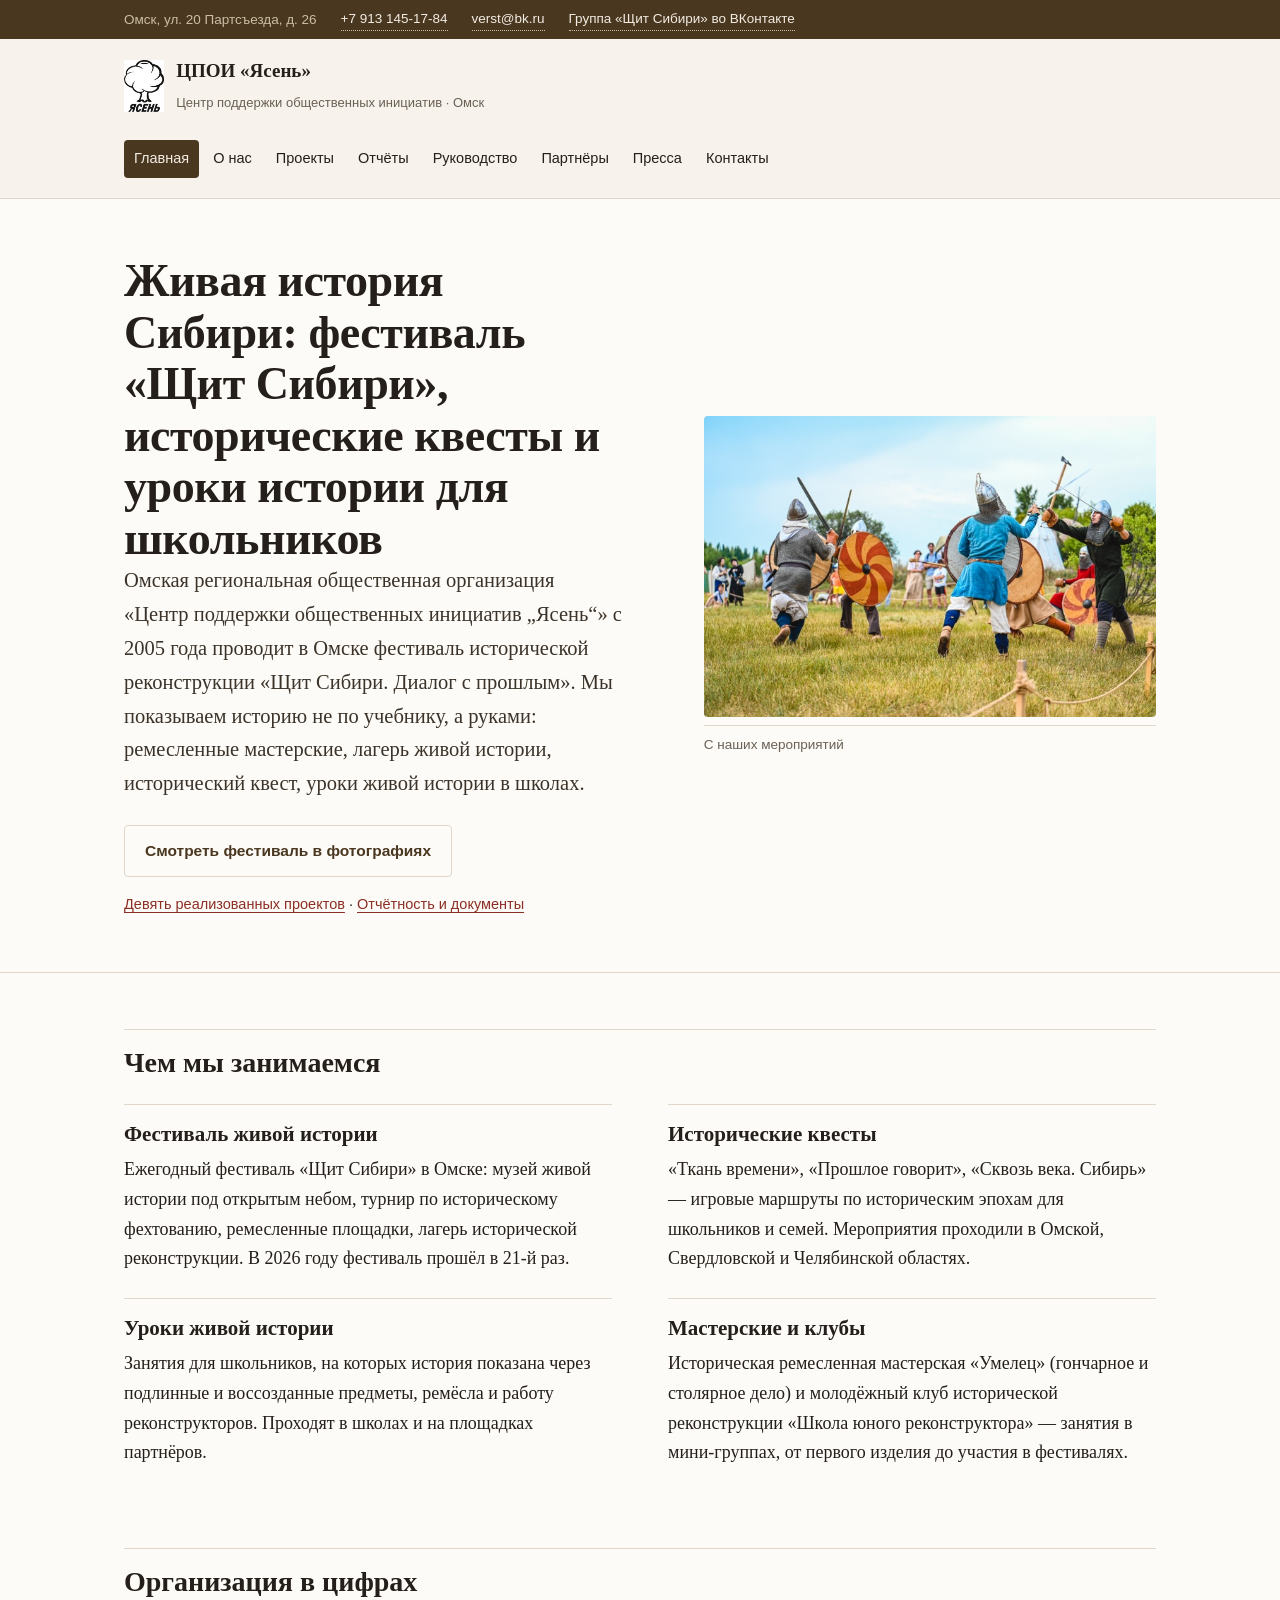
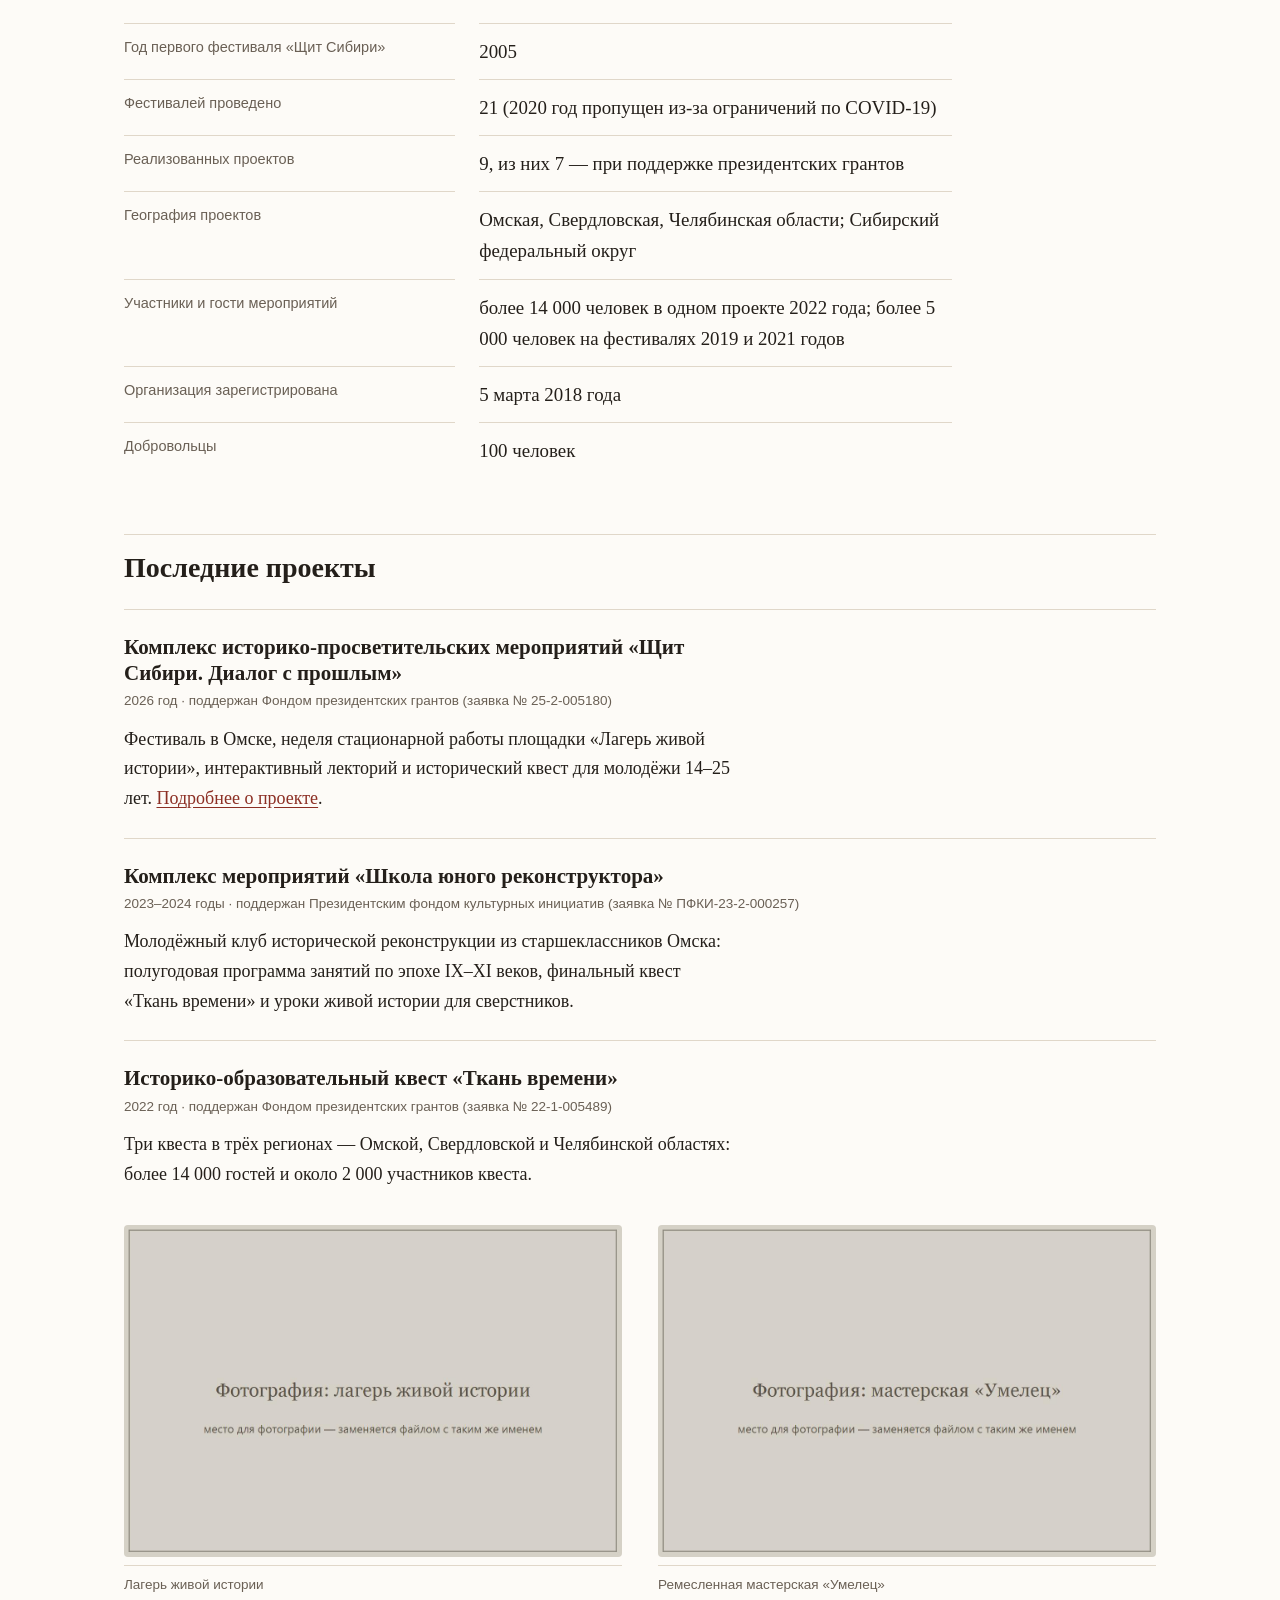
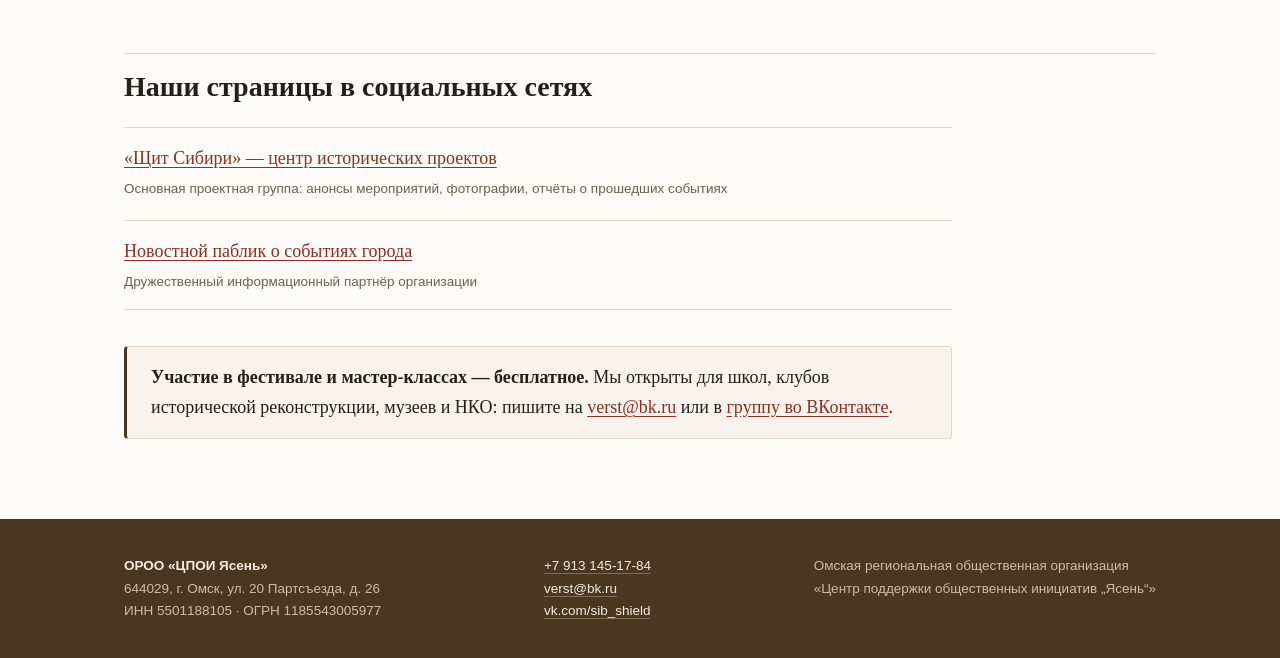
<file: index.html>
<!DOCTYPE html>
<html lang="ru">
<head>
<meta charset="utf-8">
<meta name="viewport" content="width=device-width, initial-scale=1">
<title>ОРОО «ЦПОИ Ясень» — Центр поддержки общественных инициатив, Омск</title>
<meta name="description" content="Омская региональная общественная организация «Центр поддержки общественных инициатив Ясень»: фестиваль живой истории «Щит Сибири», исторические квесты, уроки живой истории и ремесленные мастерские в Омске с 2005 года.">
<link rel="canonical" href="https://jasen55.ru/">
<meta property="og:locale" content="ru_RU">
<meta property="og:site_name" content="ОРОО «ЦПОИ Ясень»">
<meta property="og:type" content="website">
<meta property="og:url" content="https://jasen55.ru/">
<meta property="og:title" content="ОРОО «ЦПОИ Ясень» — Центр поддержки общественных инициатив, Омск">
<meta property="og:description" content="Омская региональная общественная организация «Центр поддержки общественных инициатив Ясень»: фестиваль живой истории «Щит Сибири», исторические квесты, уроки живой истории и ремесленные мастерские в Омске с 2005 года.">
<meta property="og:image" content="https://jasen55.ru/img/fest-1.jpg">
<meta property="og:image:alt" content="Фестиваль «Щит Сибири» в Омске">
<link rel="stylesheet" href="style.css">
</head>
<body>
<a class="skip" href="#content">Перейти к содержанию</a>

<div class="top">
  <div class="wrap">
    <span>Омск, ул. 20 Партсъезда, д. 26</span>
    <a href="tel:+79131451784">+7 913 145-17-84</a>
    <a href="mailto:verst@bk.ru">verst@bk.ru</a>
    <a href="https://vk.com/sib_shield">Группа «Щит Сибири» во ВКонтакте</a>
  </div>
</div>

<header class="site">
  <div class="wrap">
    <div class="brand">
      <img class="mark" src="img/logo.jpg" alt="Логотип ОРОО «ЦПОИ Ясень»" width="50" height="65">
      <div>
        <b>ЦПОИ «Ясень»</b>
        <span>Центр поддержки общественных инициатив · Омск</span>
      </div>
    </div>
    <nav class="main">
      <ul>
        <li><a href="index.html" aria-current="page">Главная</a></li>
        <li><a href="o-nas.html">О нас</a></li>
        <li><a href="proekty.html">Проекты</a></li>
        <li><a href="otchety.html">Отчёты</a></li>
        <li><a href="upravlenie.html">Руководство</a></li>
        <li><a href="partnery.html">Партнёры</a></li>
        <li><a href="pressa.html">Пресса</a></li>
        <li><a href="kontakty.html">Контакты</a></li>
      </ul>
    </nav>
  </div>
</header>

<section class="hero">
  <div class="wrap">
    <div class="hero-text">
      <h1>Живая история Сибири: фестиваль «Щит Сибири», исторические квесты и уроки истории для школьников</h1>
      <p class="lead">Омская региональная общественная организация «Центр поддержки общественных инициатив „Ясень“» с 2005 года проводит в Омске фестиваль исторической реконструкции «Щит Сибири. Диалог с прошлым». Мы показываем историю не по учебнику, а руками: ремесленные мастерские, лагерь живой истории, исторический квест, уроки живой истории в школах.</p>
      <p class="hero-actions">
        <a class="btn btn-quiet" href="https://vk.com/sib_shield">Смотреть фестиваль в фотографиях</a>
      </p>
      <p class="hero-links"><a href="proekty.html">Девять реализованных проектов</a> · <a href="otchety.html">Отчётность и документы</a></p>
    </div>
    <figure class="fig">
      <img src="img/main.jpg" alt="С наших мероприятий" width="640" height="426">
      <figcaption>С наших мероприятий</figcaption>
    </figure>
  </div>
</section>

<main id="content">
  <div class="wrap">

    <h2>Чем мы занимаемся</h2>
    <div class="entries">
      <div class="entry">
        <h3>Фестиваль живой истории</h3>
        <p>Ежегодный фестиваль «Щит Сибири» в Омске: музей живой истории под открытым небом, турнир по историческому фехтованию, ремесленные площадки, лагерь исторической реконструкции. В 2026 году фестиваль прошёл в 21-й раз.</p>
      </div>
      <div class="entry">
        <h3>Исторические квесты</h3>
        <p>«Ткань времени», «Прошлое говорит», «Сквозь века. Сибирь» — игровые маршруты по историческим эпохам для школьников и семей. Мероприятия проходили в Омской, Свердловской и Челябинской областях.</p>
      </div>
      <div class="entry">
        <h3>Уроки живой истории</h3>
        <p>Занятия для школьников, на которых история показана через подлинные и воссозданные предметы, ремёсла и работу реконструкторов. Проходят в школах и на площадках партнёров.</p>
      </div>
      <div class="entry">
        <h3>Мастерские и клубы</h3>
        <p>Историческая ремесленная мастерская «Умелец» (гончарное и столярное дело) и молодёжный клуб исторической реконструкции «Школа юного реконструктора» — занятия в мини-группах, от первого изделия до участия в фестивалях.</p>
      </div>
    </div>

    <h2>Организация в цифрах</h2>
    <dl class="facts">
      <dt>Год первого фестиваля «Щит Сибири»</dt><dd>2005</dd>
      <dt>Фестивалей проведено</dt><dd>21 (2020 год пропущен из-за ограничений по COVID-19)</dd>
      <dt>Реализованных проектов</dt><dd>9, из них 7 — при поддержке президентских грантов</dd>
      <dt>География проектов</dt><dd>Омская, Свердловская, Челябинская области; Сибирский федеральный округ</dd>
      <dt>Участники и гости мероприятий</dt><dd>более 14 000 человек в одном проекте 2022 года; более 5 000 человек на фестивалях 2019 и 2021 годов</dd>
      <dt>Организация зарегистрирована</dt><dd>5 марта 2018 года</dd>
      <dt>Добровольцы</dt><dd>100 человек</dd>
    </dl>

    <h2>Последние проекты</h2>

    <div class="project">
      <h3>Комплекс историко-просветительских мероприятий «Щит Сибири. Диалог с прошлым»</h3>
      <div class="meta">2026 год · поддержан Фондом президентских грантов (заявка № 25-2-005180)</div>
      <p>Фестиваль в Омске, неделя стационарной работы площадки «Лагерь живой истории», интерактивный лекторий и исторический квест для молодёжи 14–25 лет. <a href="proekty.html">Подробнее о проекте</a>.</p>
    </div>

    <div class="project">
      <h3>Комплекс мероприятий «Школа юного реконструктора»</h3>
      <div class="meta">2023–2024 годы · поддержан Президентским фондом культурных инициатив (заявка № ПФКИ-23-2-000257)</div>
      <p>Молодёжный клуб исторической реконструкции из старшеклассников Омска: полугодовая программа занятий по эпохе IX–XI веков, финальный квест «Ткань времени» и уроки живой истории для сверстников.</p>
    </div>

    <div class="project">
      <h3>Историко-образовательный квест «Ткань времени»</h3>
      <div class="meta">2022 год · поддержан Фондом президентских грантов (заявка № 22-1-005489)</div>
      <p>Три квеста в трёх регионах — Омской, Свердловской и Челябинской областях: более 14 000 гостей и около 2 000 участников квеста.</p>
    </div>

    <div class="strip">
      <figure class="fig">
        <img src="img/lager.jpg" alt="Лагерь живой истории" width="1200" height="800">
        <figcaption>Лагерь живой истории</figcaption>
      </figure>
      <figure class="fig">
        <img src="img/master.jpg" alt="Ремесленная мастерская «Умелец»" width="1200" height="800">
        <figcaption>Ремесленная мастерская «Умелец»</figcaption>
      </figure>
    </div>

    <h2>Наши страницы в социальных сетях</h2>
    <ul class="links">
      <li><a href="https://vk.com/sib_shield">«Щит Сибири» — центр исторических проектов</a><span class="src">Основная проектная группа: анонсы мероприятий, фотографии, отчёты о прошедших событиях</span></li>
      <li><a href="https://vk.com/hobbyomsk">Новостной паблик о событиях города</a><span class="src">Дружественный информационный партнёр организации</span></li>
    </ul>

    <div class="note">
      <b>Участие в фестивале и мастер-классах — бесплатное.</b> Мы открыты для школ, клубов исторической реконструкции, музеев и НКО: пишите на <a href="mailto:verst@bk.ru">verst@bk.ru</a> или в <a href="https://vk.com/sib_shield">группу во ВКонтакте</a>.
    </div>

  </div>
</main>

<footer class="site">
  <div class="wrap">
    <div>
      <b>ОРОО «ЦПОИ Ясень»</b><br>
      644029, г. Омск, ул. 20 Партсъезда, д. 26<br>
      ИНН 5501188105 · ОГРН 1185543005977
    </div>
    <div>
      <a href="tel:+79131451784">+7 913 145-17-84</a><br>
      <a href="mailto:verst@bk.ru">verst@bk.ru</a><br>
      <a href="https://vk.com/sib_shield">vk.com/sib_shield</a>
    </div>
    <div class="small">
      Омская региональная общественная организация<br>
      «Центр поддержки общественных инициатив „Ясень“»
    </div>
  </div>
</footer>

</body>
</html>
</file>
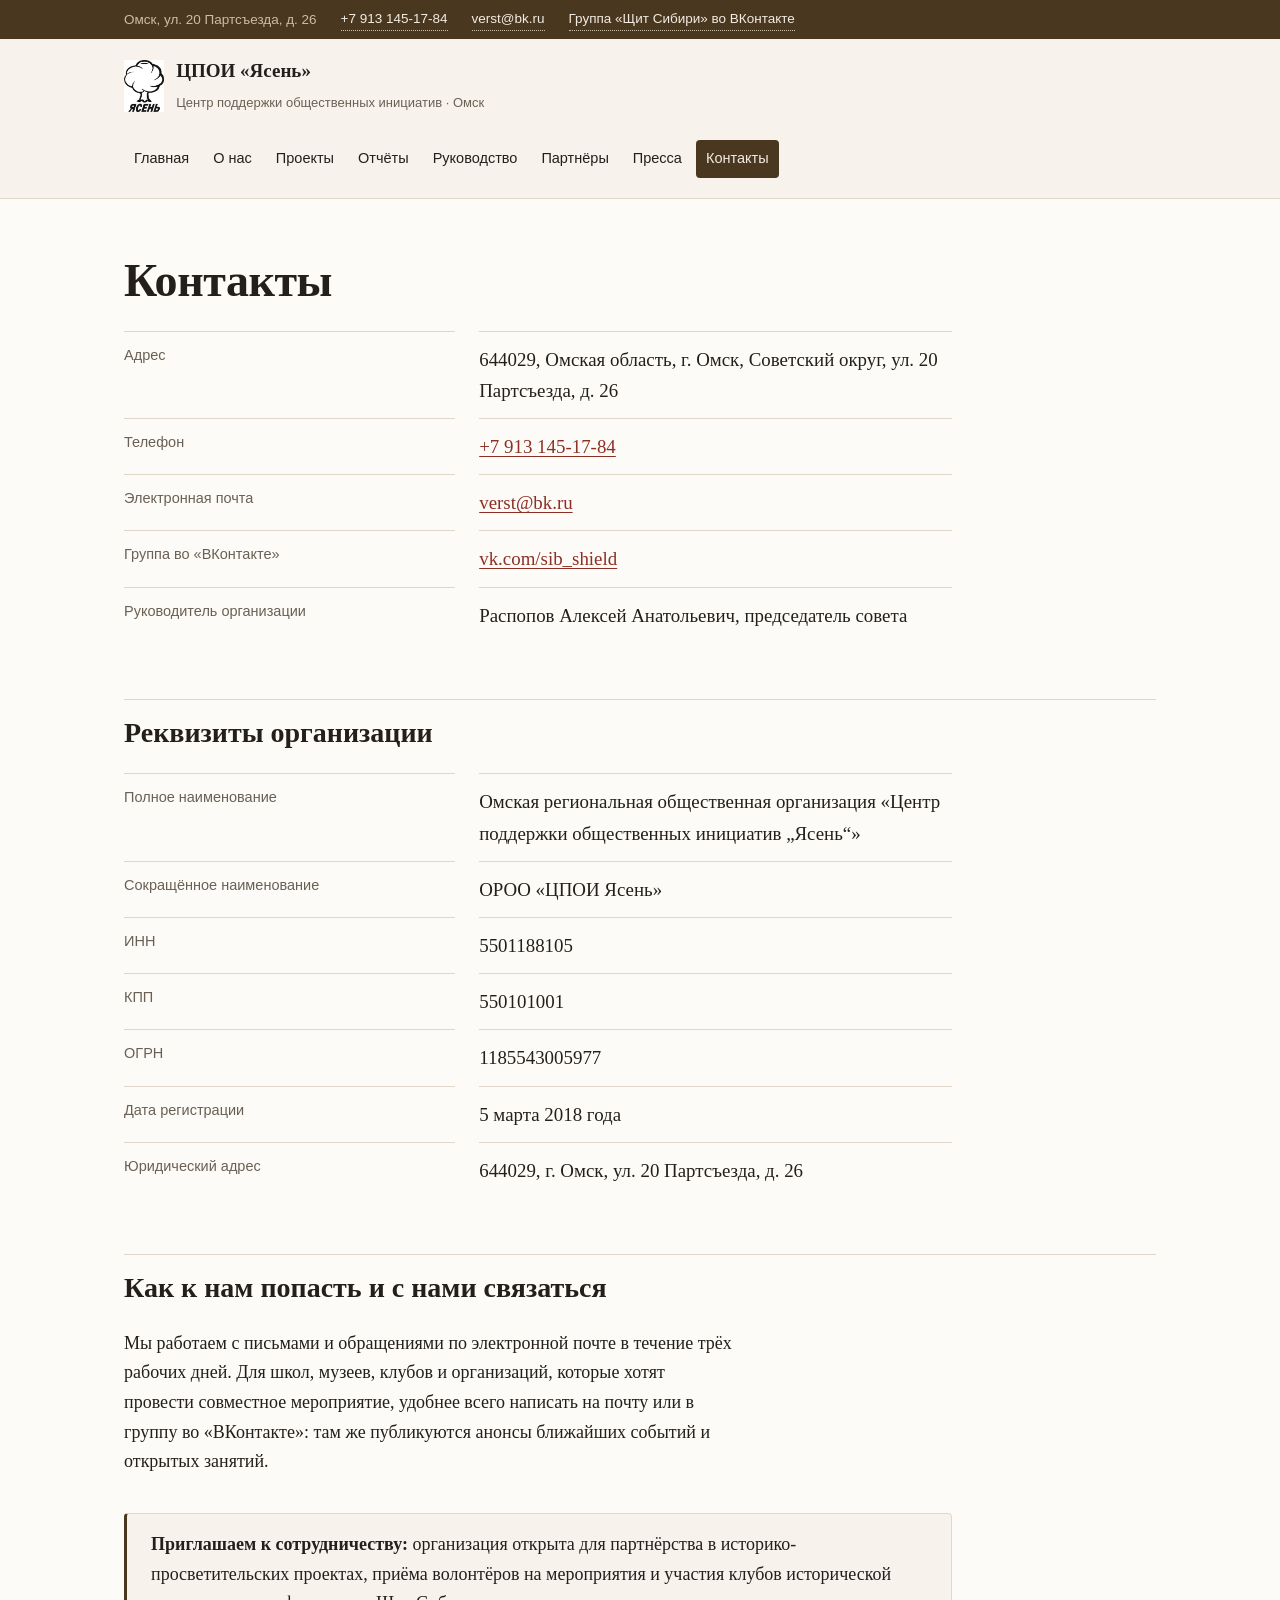
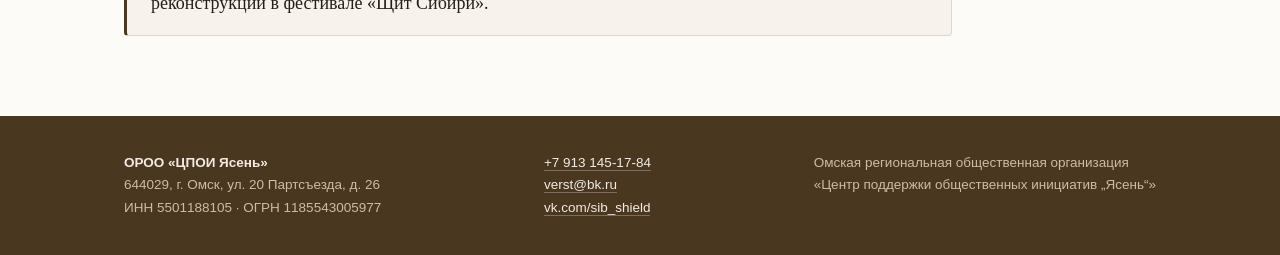
<file: kontakty.html>
﻿<!DOCTYPE html>
<html lang="ru">
<head>
<meta charset="utf-8">
<meta name="viewport" content="width=device-width, initial-scale=1">
<title>Контакты и реквизиты — ОРОО «ЦПОИ Ясень», Омск</title>
<meta name="description" content="Контакты и реквизиты омской организации «Центр поддержки общественных инициатив Ясень»: адрес, телефон, электронная почта, ИНН, ОГРН, КПП.">
<link rel="canonical" href="https://jasen55.ru/kontakty.html">
<meta property="og:locale" content="ru_RU">
<meta property="og:site_name" content="ОРОО «ЦПОИ Ясень»">
<meta property="og:type" content="website">
<meta property="og:url" content="https://jasen55.ru/kontakty.html">
<meta property="og:title" content="Контакты и реквизиты — ОРОО «ЦПОИ Ясень», Омск">
<meta property="og:description" content="Контакты и реквизиты омской организации «Центр поддержки общественных инициатив Ясень»: адрес, телефон, электронная почта, ИНН, ОГРН, КПП.">
<meta property="og:image" content="https://jasen55.ru/img/fest-2.jpg">
<meta property="og:image:alt" content="Турнир по историческому фехтованию">
<link rel="stylesheet" href="style.css">
</head>
<body>
<a class="skip" href="#content">Перейти к содержанию</a>

<div class="top">
  <div class="wrap">
    <span>Омск, ул. 20 Партсъезда, д. 26</span>
    <a href="tel:+79131451784">+7 913 145-17-84</a>
    <a href="mailto:verst@bk.ru">verst@bk.ru</a>
    <a href="https://vk.com/sib_shield">Группа «Щит Сибири» во ВКонтакте</a>
  </div>
</div>

<header class="site">
  <div class="wrap">
    <div class="brand">
      <img class="mark" src="img/logo.jpg" alt="Логотип ОРОО «ЦПОИ Ясень»" width="50" height="65">
      <div>
        <b>ЦПОИ «Ясень»</b>
        <span>Центр поддержки общественных инициатив · Омск</span>
      </div>
    </div>
    <nav class="main">
      <ul>
        <li><a href="index.html">Главная</a></li>
        <li><a href="o-nas.html">О нас</a></li>
        <li><a href="proekty.html">Проекты</a></li>
        <li><a href="otchety.html">Отчёты</a></li>
        <li><a href="upravlenie.html">Руководство</a></li>
        <li><a href="partnery.html">Партнёры</a></li>
        <li><a href="pressa.html">Пресса</a></li>
        <li><a href="kontakty.html" aria-current="page">Контакты</a></li>
      </ul>
    </nav>
  </div>
</header>

<main id="content">
  <div class="wrap">

    <h1>Контакты</h1>

    <dl class="facts">
      <dt>Адрес</dt><dd>644029, Омская область, г. Омск, Советский округ, ул. 20 Партсъезда, д. 26</dd>
      <dt>Телефон</dt><dd><a href="tel:+79131451784">+7 913 145-17-84</a></dd>
      <dt>Электронная почта</dt><dd><a href="mailto:verst@bk.ru">verst@bk.ru</a></dd>
      <dt>Группа во «ВКонтакте»</dt><dd><a href="https://vk.com/sib_shield">vk.com/sib_shield</a></dd>
      <dt>Руководитель организации</dt><dd>Распопов Алексей Анатольевич, председатель совета</dd>
    </dl>

    <h2>Реквизиты организации</h2>
    <dl class="facts">
      <dt>Полное наименование</dt><dd>Омская региональная общественная организация «Центр поддержки общественных инициатив „Ясень“»</dd>
      <dt>Сокращённое наименование</dt><dd>ОРОО «ЦПОИ Ясень»</dd>
      <dt>ИНН</dt><dd>5501188105</dd>
      <dt>КПП</dt><dd>550101001</dd>
      <dt>ОГРН</dt><dd>1185543005977</dd>
      <dt>Дата регистрации</dt><dd>5 марта 2018 года</dd>
      <dt>Юридический адрес</dt><dd>644029, г. Омск, ул. 20 Партсъезда, д. 26</dd>
    </dl>

    <h2>Как к нам попасть и с нами связаться</h2>
    <p>Мы работаем с письмами и обращениями по электронной почте в течение трёх рабочих дней. Для школ, музеев, клубов и организаций, которые хотят провести совместное мероприятие, удобнее всего написать на почту или в группу во «ВКонтакте»: там же публикуются анонсы ближайших событий и открытых занятий.</p>

    <div class="note">
      <b>Приглашаем к сотрудничеству:</b> организация открыта для партнёрства в историко-просветительских проектах, приёма волонтёров на мероприятия и участия клубов исторической реконструкции в фестивале «Щит Сибири».
    </div>

  </div>
</main>

<footer class="site">
  <div class="wrap">
    <div>
      <b>ОРОО «ЦПОИ Ясень»</b><br>
      644029, г. Омск, ул. 20 Партсъезда, д. 26<br>
      ИНН 5501188105 · ОГРН 1185543005977
    </div>
    <div>
      <a href="tel:+79131451784">+7 913 145-17-84</a><br>
      <a href="mailto:verst@bk.ru">verst@bk.ru</a><br>
      <a href="https://vk.com/sib_shield">vk.com/sib_shield</a>
    </div>
    <div class="small">
      Омская региональная общественная организация<br>
      «Центр поддержки общественных инициатив „Ясень“»
    </div>
  </div>
</footer>

</body>
</html>
</file>
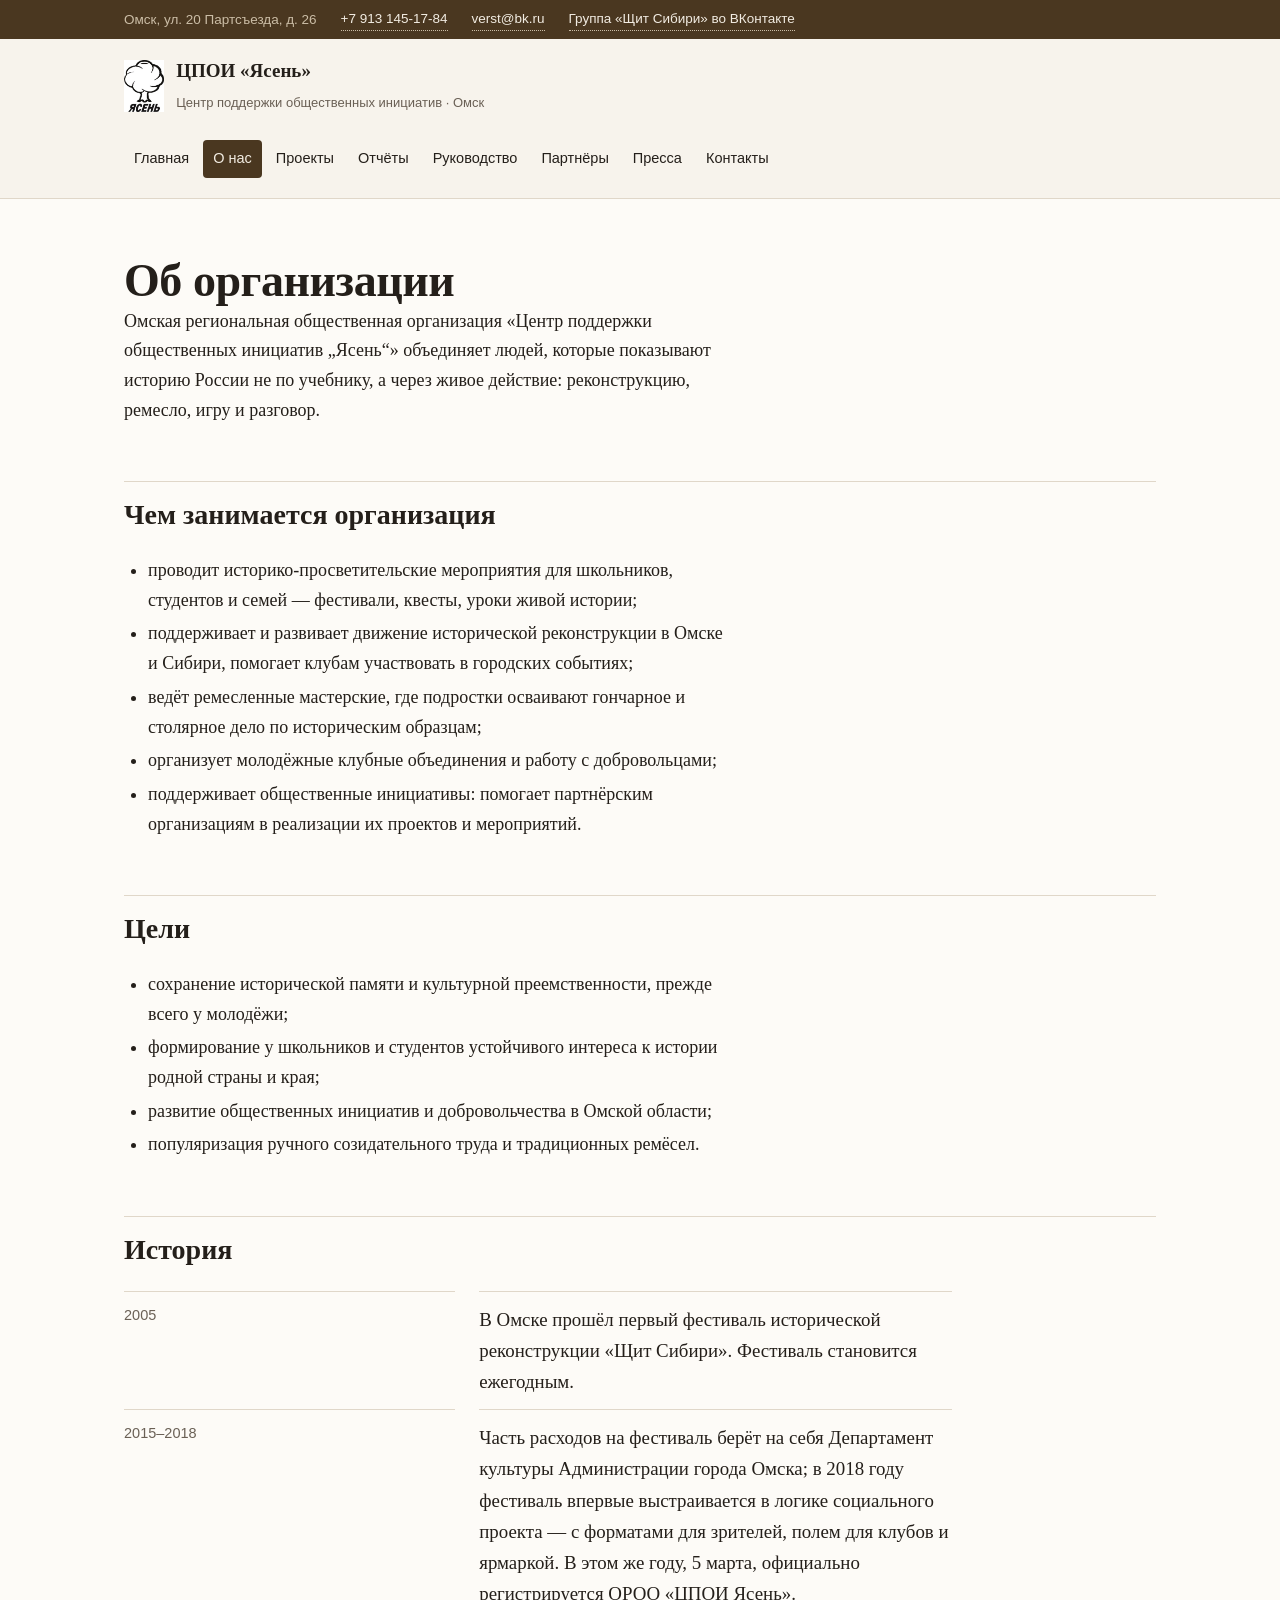
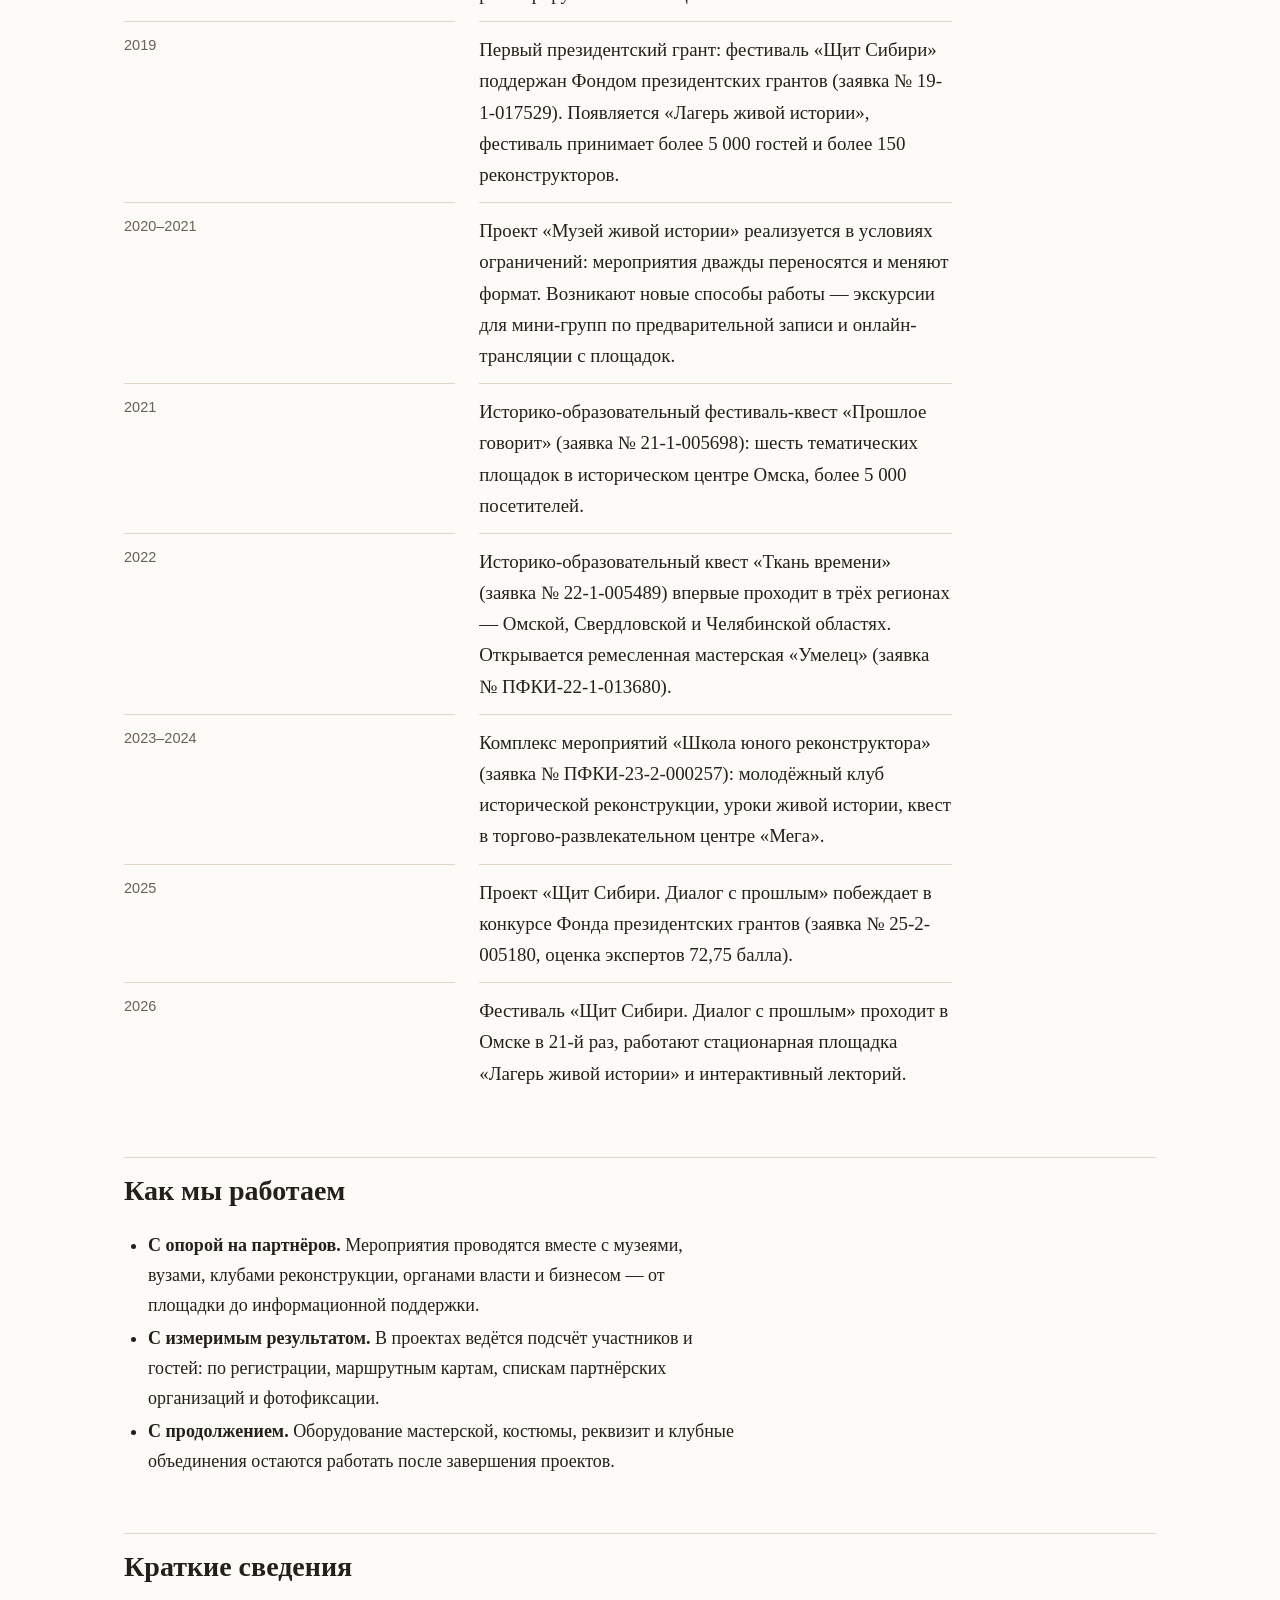
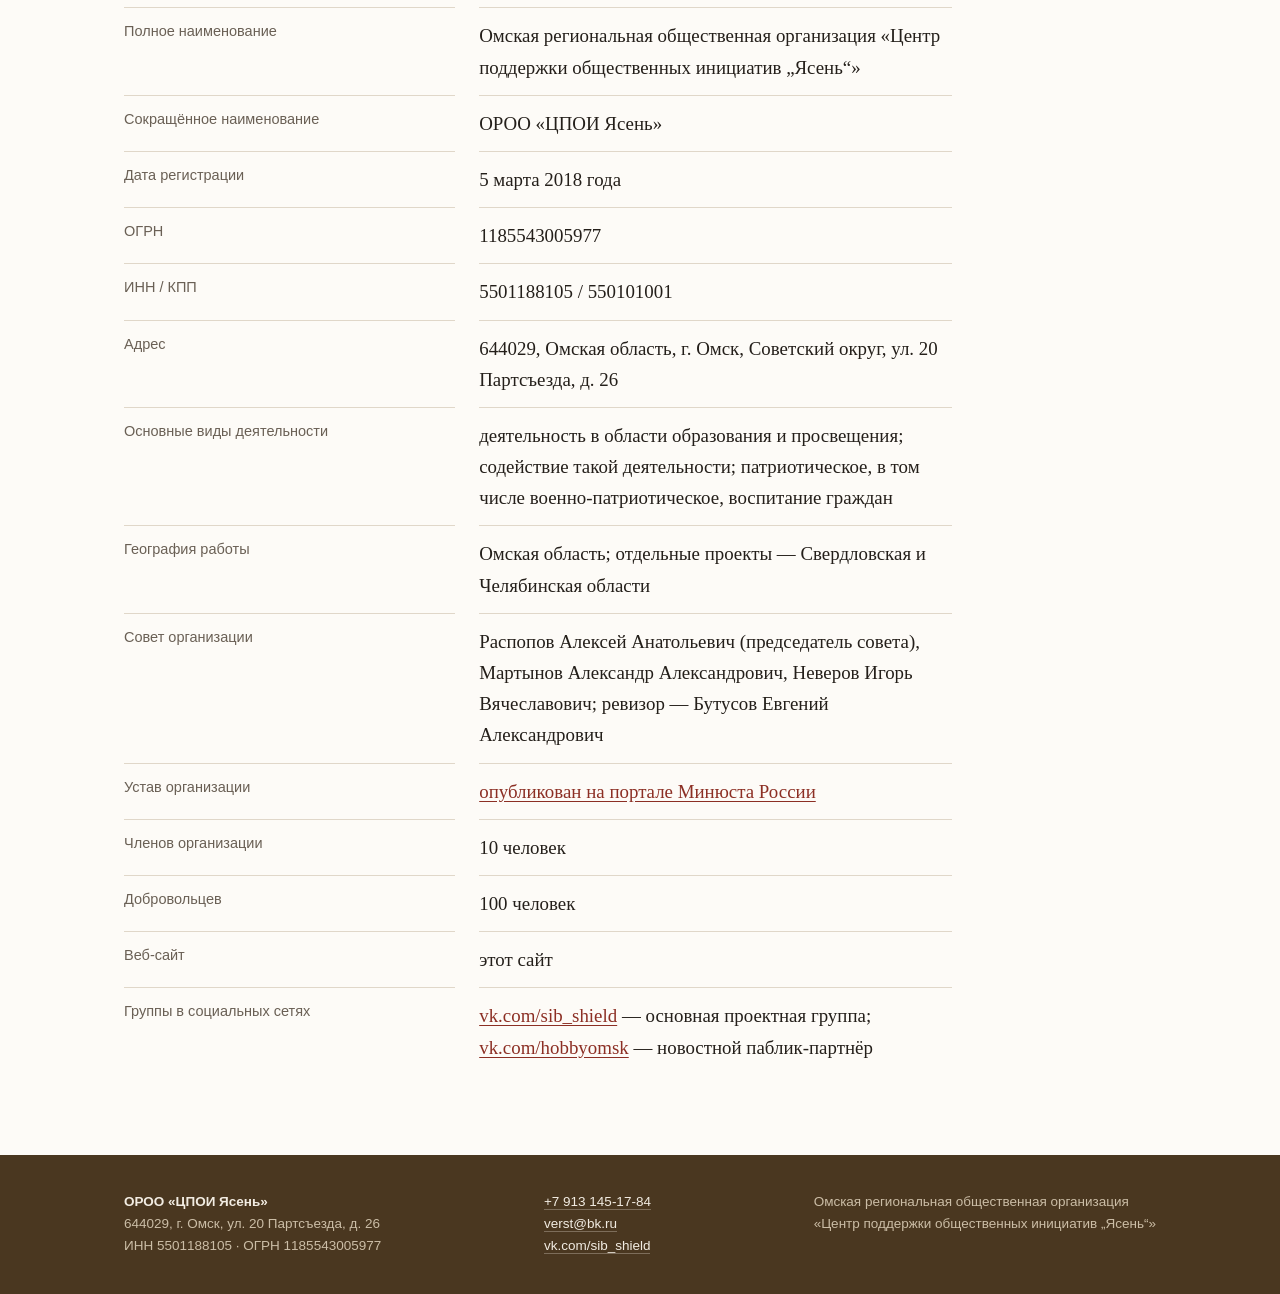
<file: o-nas.html>
<!DOCTYPE html>
<html lang="ru">
<head>
<meta charset="utf-8">
<meta name="viewport" content="width=device-width, initial-scale=1">
<title>О нас — ОРОО «ЦПОИ Ясень», Омск</title>
<meta name="description" content="Омская региональная общественная организация «Центр поддержки общественных инициатив Ясень»: цели, направления работы, история с 2005 года, реквизиты организации.">
<link rel="canonical" href="https://jasen55.ru/o-nas.html">
<meta property="og:locale" content="ru_RU">
<meta property="og:site_name" content="ОРОО «ЦПОИ Ясень»">
<meta property="og:type" content="website">
<meta property="og:url" content="https://jasen55.ru/o-nas.html">
<meta property="og:title" content="О нас — ОРОО «ЦПОИ Ясень», Омск">
<meta property="og:description" content="Омская региональная общественная организация «Центр поддержки общественных инициатив Ясень»: цели, направления работы, история с 2005 года, реквизиты организации.">
<meta property="og:image" content="https://jasen55.ru/img/lager.jpg">
<meta property="og:image:alt" content="Лагерь живой истории">
<link rel="stylesheet" href="style.css">
</head>
<body>
<a class="skip" href="#content">Перейти к содержанию</a>

<div class="top">
  <div class="wrap">
    <span>Омск, ул. 20 Партсъезда, д. 26</span>
    <a href="tel:+79131451784">+7 913 145-17-84</a>
    <a href="mailto:verst@bk.ru">verst@bk.ru</a>
    <a href="https://vk.com/sib_shield">Группа «Щит Сибири» во ВКонтакте</a>
  </div>
</div>

<header class="site">
  <div class="wrap">
    <div class="brand">
      <img class="mark" src="img/logo.jpg" alt="Логотип ОРОО «ЦПОИ Ясень»" width="50" height="65">
      <div>
        <b>ЦПОИ «Ясень»</b>
        <span>Центр поддержки общественных инициатив · Омск</span>
      </div>
    </div>
    <nav class="main">
      <ul>
        <li><a href="index.html">Главная</a></li>
        <li><a href="o-nas.html" aria-current="page">О нас</a></li>
        <li><a href="proekty.html">Проекты</a></li>
        <li><a href="otchety.html">Отчёты</a></li>
        <li><a href="upravlenie.html">Руководство</a></li>
        <li><a href="partnery.html">Партнёры</a></li>
        <li><a href="pressa.html">Пресса</a></li>
        <li><a href="kontakty.html">Контакты</a></li>
      </ul>
    </nav>
  </div>
</header>

<main id="content">
  <div class="wrap">

    <h1>Об организации</h1>

    <p class="lead">Омская региональная общественная организация «Центр поддержки общественных инициатив „Ясень“» объединяет людей, которые показывают историю России не по учебнику, а через живое действие: реконструкцию, ремесло, игру и разговор.</p>

    <h2>Чем занимается организация</h2>
    <ul>
      <li>проводит историко-просветительские мероприятия для школьников, студентов и семей — фестивали, квесты, уроки живой истории;</li>
      <li>поддерживает и развивает движение исторической реконструкции в Омске и Сибири, помогает клубам участвовать в городских событиях;</li>
      <li>ведёт ремесленные мастерские, где подростки осваивают гончарное и столярное дело по историческим образцам;</li>
      <li>организует молодёжные клубные объединения и работу с добровольцами;</li>
      <li>поддерживает общественные инициативы: помогает партнёрским организациям в реализации их проектов и мероприятий.</li>
    </ul>

    <h2>Цели</h2>
    <ul>
      <li>сохранение исторической памяти и культурной преемственности, прежде всего у молодёжи;</li>
      <li>формирование у школьников и студентов устойчивого интереса к истории родной страны и края;</li>
      <li>развитие общественных инициатив и добровольчества в Омской области;</li>
      <li>популяризация ручного созидательного труда и традиционных ремёсел.</li>
    </ul>

    <h2>История</h2>
    <dl class="facts">
      <dt>2005</dt><dd>В Омске прошёл первый фестиваль исторической реконструкции «Щит Сибири». Фестиваль становится ежегодным.</dd>
      <dt>2015–2018</dt><dd>Часть расходов на фестиваль берёт на себя Департамент культуры Администрации города Омска; в 2018 году фестиваль впервые выстраивается в логике социального проекта — с форматами для зрителей, полем для клубов и ярмаркой. В этом же году, 5 марта, официально регистрируется ОРОО «ЦПОИ Ясень».</dd>
      <dt>2019</dt><dd>Первый президентский грант: фестиваль «Щит Сибири» поддержан Фондом президентских грантов (заявка № 19-1-017529). Появляется «Лагерь живой истории», фестиваль принимает более 5 000 гостей и более 150 реконструкторов.</dd>
      <dt>2020–2021</dt><dd>Проект «Музей живой истории» реализуется в условиях ограничений: мероприятия дважды переносятся и меняют формат. Возникают новые способы работы — экскурсии для мини-групп по предварительной записи и онлайн-трансляции с площадок.</dd>
      <dt>2021</dt><dd>Историко-образовательный фестиваль-квест «Прошлое говорит» (заявка № 21-1-005698): шесть тематических площадок в историческом центре Омска, более 5 000 посетителей.</dd>
      <dt>2022</dt><dd>Историко-образовательный квест «Ткань времени» (заявка № 22-1-005489) впервые проходит в трёх регионах — Омской, Свердловской и Челябинской областях. Открывается ремесленная мастерская «Умелец» (заявка № ПФКИ-22-1-013680).</dd>
      <dt>2023–2024</dt><dd>Комплекс мероприятий «Школа юного реконструктора» (заявка № ПФКИ-23-2-000257): молодёжный клуб исторической реконструкции, уроки живой истории, квест в торгово-развлекательном центре «Мега».</dd>
      <dt>2025</dt><dd>Проект «Щит Сибири. Диалог с прошлым» побеждает в конкурсе Фонда президентских грантов (заявка № 25-2-005180, оценка экспертов 72,75 балла).</dd>
      <dt>2026</dt><dd>Фестиваль «Щит Сибири. Диалог с прошлым» проходит в Омске в 21-й раз, работают стационарная площадка «Лагерь живой истории» и интерактивный лекторий.</dd>
    </dl>

    <h2>Как мы работаем</h2>
    <ul>
      <li><b>С опорой на партнёров.</b> Мероприятия проводятся вместе с музеями, вузами, клубами реконструкции, органами власти и бизнесом — от площадки до информационной поддержки.</li>
      <li><b>С измеримым результатом.</b> В проектах ведётся подсчёт участников и гостей: по регистрации, маршрутным картам, спискам партнёрских организаций и фотофиксации.</li>
      <li><b>С продолжением.</b> Оборудование мастерской, костюмы, реквизит и клубные объединения остаются работать после завершения проектов.</li>
    </ul>

    <h2>Краткие сведения</h2>
    <dl class="facts">
      <dt>Полное наименование</dt><dd>Омская региональная общественная организация «Центр поддержки общественных инициатив „Ясень“»</dd>
      <dt>Сокращённое наименование</dt><dd>ОРОО «ЦПОИ Ясень»</dd>
      <dt>Дата регистрации</dt><dd>5 марта 2018 года</dd>
      <dt>ОГРН</dt><dd>1185543005977</dd>
      <dt>ИНН / КПП</dt><dd>5501188105 / 550101001</dd>
      <dt>Адрес</dt><dd>644029, Омская область, г. Омск, Советский округ, ул. 20 Партсъезда, д. 26</dd>
      <dt>Основные виды деятельности</dt><dd>деятельность в области образования и просвещения; содействие такой деятельности; патриотическое, в том числе военно-патриотическое, воспитание граждан</dd>
      <dt>География работы</dt><dd>Омская область; отдельные проекты — Свердловская и Челябинская области</dd>
      <dt>Совет организации</dt><dd>Распопов Алексей Анатольевич (председатель совета), Мартынов Александр Александрович, Неверов Игорь Вячеславович; ревизор — Бутусов Евгений Александрович</dd>
      <dt>Устав организации</dt><dd><a href="https://nco.minjust.gov.ru/api/public/charter/e16a83b0-a96d-4aed-a73a-731caeb3353c">опубликован на портале Минюста России</a></dd>
      <dt>Членов организации</dt><dd>10 человек</dd>
      <dt>Добровольцев</dt><dd>100 человек</dd>
      <dt>Веб-сайт</dt><dd>этот сайт</dd>
      <dt>Группы в социальных сетях</dt><dd><a href="https://vk.com/sib_shield">vk.com/sib_shield</a> — основная проектная группа; <a href="https://vk.com/hobbyomsk">vk.com/hobbyomsk</a> — новостной паблик-партнёр</dd>
    </dl>

  </div>
</main>

<footer class="site">
  <div class="wrap">
    <div>
      <b>ОРОО «ЦПОИ Ясень»</b><br>
      644029, г. Омск, ул. 20 Партсъезда, д. 26<br>
      ИНН 5501188105 · ОГРН 1185543005977
    </div>
    <div>
      <a href="tel:+79131451784">+7 913 145-17-84</a><br>
      <a href="mailto:verst@bk.ru">verst@bk.ru</a><br>
      <a href="https://vk.com/sib_shield">vk.com/sib_shield</a>
    </div>
    <div class="small">
      Омская региональная общественная организация<br>
      «Центр поддержки общественных инициатив „Ясень“»
    </div>
  </div>
</footer>

</body>
</html>
</file>
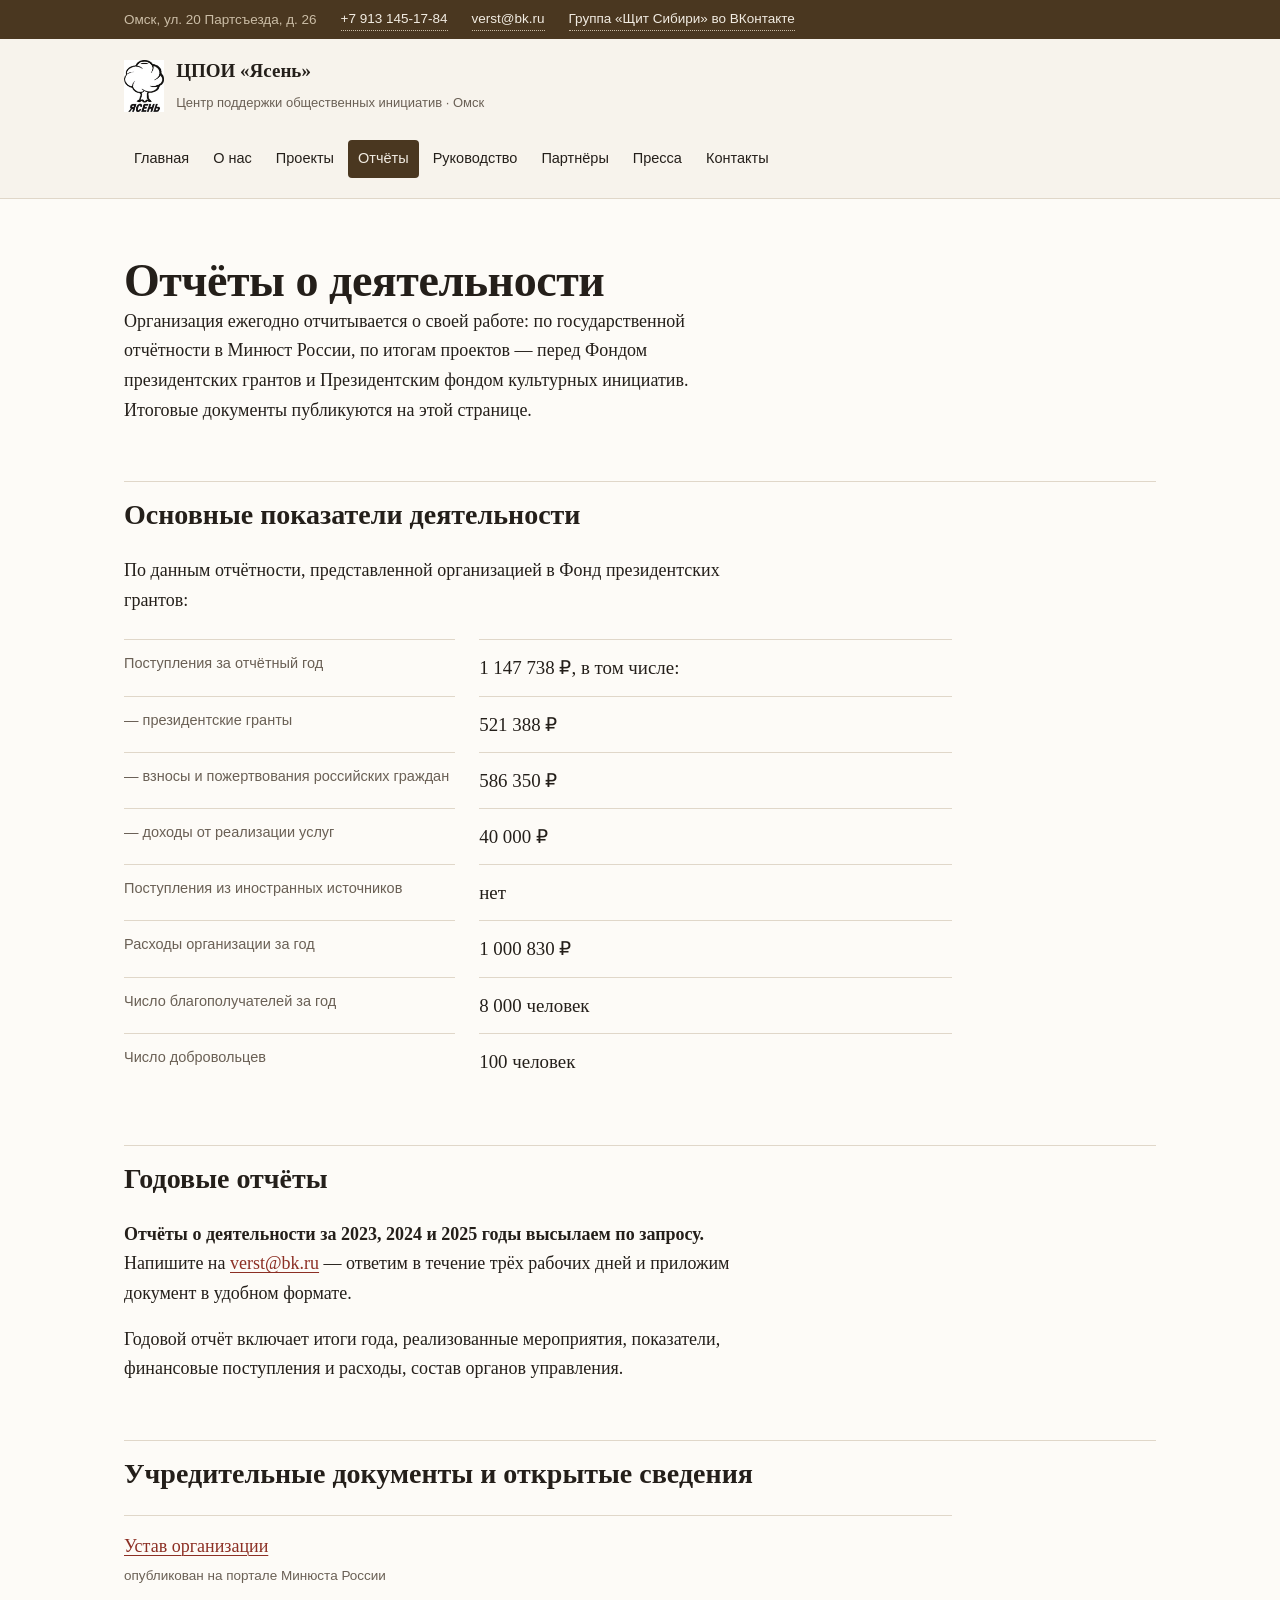
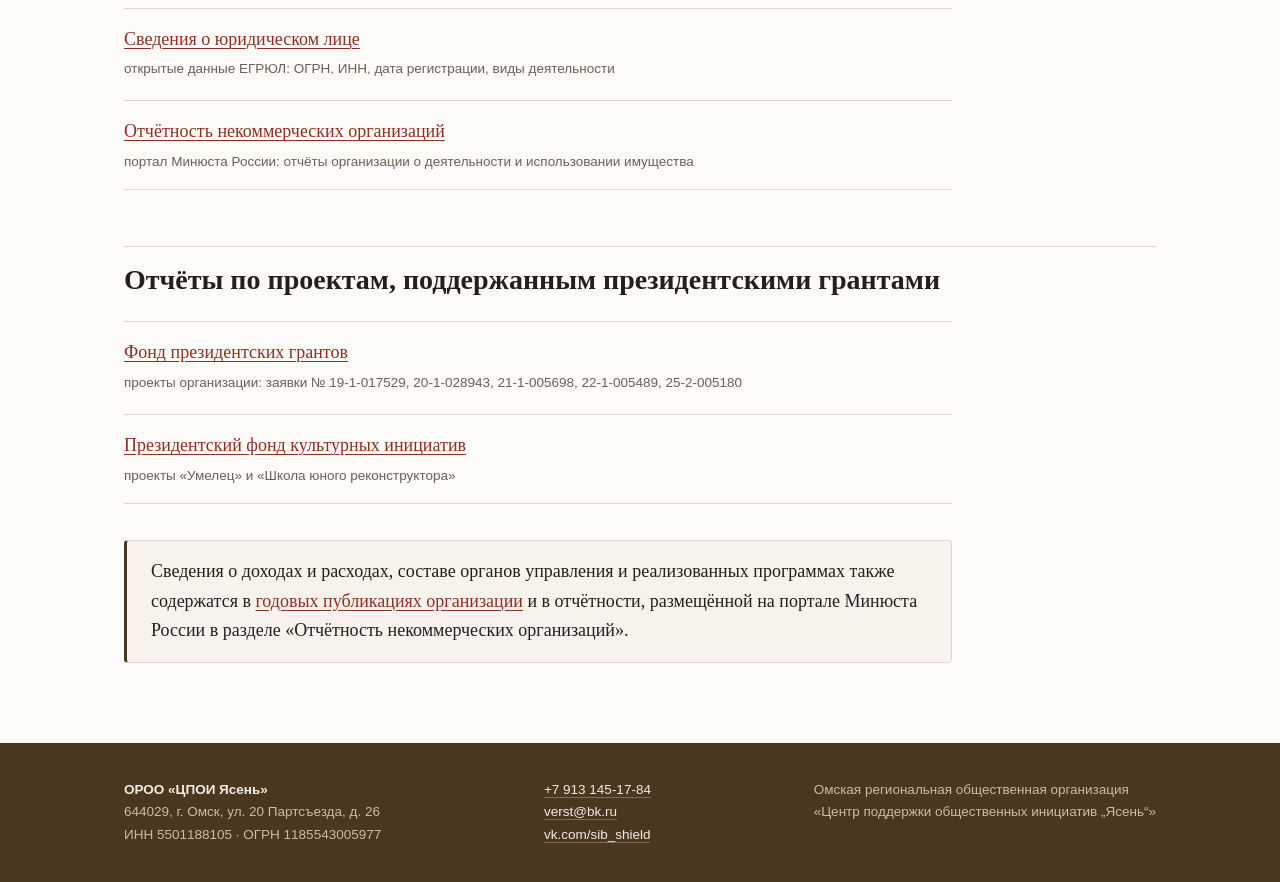
<file: otchety.html>
<!DOCTYPE html>
<html lang="ru">
<head>
<meta charset="utf-8">
<meta name="viewport" content="width=device-width, initial-scale=1">
<title>Отчёты о деятельности — ОРОО «ЦПОИ Ясень»</title>
<meta name="description" content="Годовые отчёты и показатели деятельности омской организации «ЦПОИ Ясень»: доходы и расходы, отчёты по проектам, поддержанным Фондом президентских грантов и Президентским фондом культурных инициатив.">
<link rel="canonical" href="https://jasen55.ru/otchety.html">
<meta property="og:locale" content="ru_RU">
<meta property="og:site_name" content="ОРОО «ЦПОИ Ясень»">
<meta property="og:type" content="website">
<meta property="og:url" content="https://jasen55.ru/otchety.html">
<meta property="og:title" content="Отчёты о деятельности — ОРОО «ЦПОИ Ясень»">
<meta property="og:description" content="Годовые отчёты и показатели деятельности омской организации «ЦПОИ Ясень»: доходы и расходы, отчёты по проектам, поддержанным Фондом президентских грантов и Президентским фондом культурных инициатив.">
<meta property="og:image" content="https://jasen55.ru/img/shkola.jpg">
<meta property="og:image:alt" content="Школа юного реконструктора">
<link rel="stylesheet" href="style.css">
</head>
<body>
<a class="skip" href="#content">Перейти к содержанию</a>

<div class="top">
  <div class="wrap">
    <span>Омск, ул. 20 Партсъезда, д. 26</span>
    <a href="tel:+79131451784">+7 913 145-17-84</a>
    <a href="mailto:verst@bk.ru">verst@bk.ru</a>
    <a href="https://vk.com/sib_shield">Группа «Щит Сибири» во ВКонтакте</a>
  </div>
</div>

<header class="site">
  <div class="wrap">
    <div class="brand">
      <img class="mark" src="img/logo.jpg" alt="Логотип ОРОО «ЦПОИ Ясень»" width="50" height="65">
      <div>
        <b>ЦПОИ «Ясень»</b>
        <span>Центр поддержки общественных инициатив · Омск</span>
      </div>
    </div>
    <nav class="main">
      <ul>
        <li><a href="index.html">Главная</a></li>
        <li><a href="o-nas.html">О нас</a></li>
        <li><a href="proekty.html">Проекты</a></li>
        <li><a href="otchety.html" aria-current="page">Отчёты</a></li>
        <li><a href="upravlenie.html">Руководство</a></li>
        <li><a href="partnery.html">Партнёры</a></li>
        <li><a href="pressa.html">Пресса</a></li>
        <li><a href="kontakty.html">Контакты</a></li>
      </ul>
    </nav>
  </div>
</header>

<main id="content">
  <div class="wrap">

    <h1>Отчёты о деятельности</h1>
    <p class="lead">Организация ежегодно отчитывается о своей работе: по государственной отчётности в Минюст России, по итогам проектов — перед Фондом президентских грантов и Президентским фондом культурных инициатив. Итоговые документы публикуются на этой странице.</p>

    <h2>Основные показатели деятельности</h2>
    <p>По данным отчётности, представленной организацией в Фонд президентских грантов:</p>
    <dl class="facts">
      <dt>Поступления за отчётный год</dt><dd>1 147 738 ₽, в том числе:</dd>
      <dt>— президентские гранты</dt><dd>521 388 ₽</dd>
      <dt>— взносы и пожертвования российских граждан</dt><dd>586 350 ₽</dd>
      <dt>— доходы от реализации услуг</dt><dd>40 000 ₽</dd>
      <dt>Поступления из иностранных источников</dt><dd>нет</dd>
      <dt>Расходы организации за год</dt><dd>1 000 830 ₽</dd>
      <dt>Число благополучателей за год</dt><dd>8 000 человек</dd>
      <dt>Число добровольцев</dt><dd>100 человек</dd>
    </dl>

    <h2>Годовые отчёты</h2>
    <p><b>Отчёты о деятельности за 2023, 2024 и 2025 годы высылаем по запросу.</b> Напишите на <a href="mailto:verst@bk.ru?subject=Запрос отчёта о деятельности">verst@bk.ru</a> — ответим в течение трёх рабочих дней и приложим документ в удобном формате.</p>
    <p>Годовой отчёт включает итоги года, реализованные мероприятия, показатели, финансовые поступления и расходы, состав органов управления.</p>

    <h2>Учредительные документы и открытые сведения</h2>
    <ul class="links">
      <li><a href="https://nco.minjust.gov.ru/api/public/charter/e16a83b0-a96d-4aed-a73a-731caeb3353c">Устав организации</a><span class="src">опубликован на портале Минюста России</span></li>
      <li><a href="https://www.rusprofile.ru/id/11360354">Сведения о юридическом лице</a><span class="src">открытые данные ЕГРЮЛ: ОГРН, ИНН, дата регистрации, виды деятельности</span></li>
      <li><a href="https://nco.minjust.gov.ru/">Отчётность некоммерческих организаций</a><span class="src">портал Минюста России: отчёты организации о деятельности и использовании имущества</span></li>
    </ul>

    <h2>Отчёты по проектам, поддержанным президентскими грантами</h2>
    <ul class="links">
      <li><a href="https://xn--80afcdbalict6afooklqi5o.xn--p1ai/">Фонд президентских грантов</a><span class="src">проекты организации: заявки № 19-1-017529, 20-1-028943, 21-1-005698, 22-1-005489, 25-2-005180</span></li>
      <li><a href="https://xn--80afcdbalict6afooklqi5o.xn--p1ai/">Президентский фонд культурных инициатив</a><span class="src">проекты «Умелец» и «Школа юного реконструктора»</span></li>
    </ul>

    <div class="note">
      Сведения о доходах и расходах, составе органов управления и реализованных программах также содержатся в <a href="https://vk.com/sib_shield">годовых публикациях организации</a> и в отчётности, размещённой на портале Минюста России в разделе «Отчётность некоммерческих организаций».
    </div>

  </div>
</main>

<footer class="site">
  <div class="wrap">
    <div>
      <b>ОРОО «ЦПОИ Ясень»</b><br>
      644029, г. Омск, ул. 20 Партсъезда, д. 26<br>
      ИНН 5501188105 · ОГРН 1185543005977
    </div>
    <div>
      <a href="tel:+79131451784">+7 913 145-17-84</a><br>
      <a href="mailto:verst@bk.ru">verst@bk.ru</a><br>
      <a href="https://vk.com/sib_shield">vk.com/sib_shield</a>
    </div>
    <div class="small">
      Омская региональная общественная организация<br>
      «Центр поддержки общественных инициатив „Ясень“»
    </div>
  </div>
</footer>

</body>
</html>
</file>
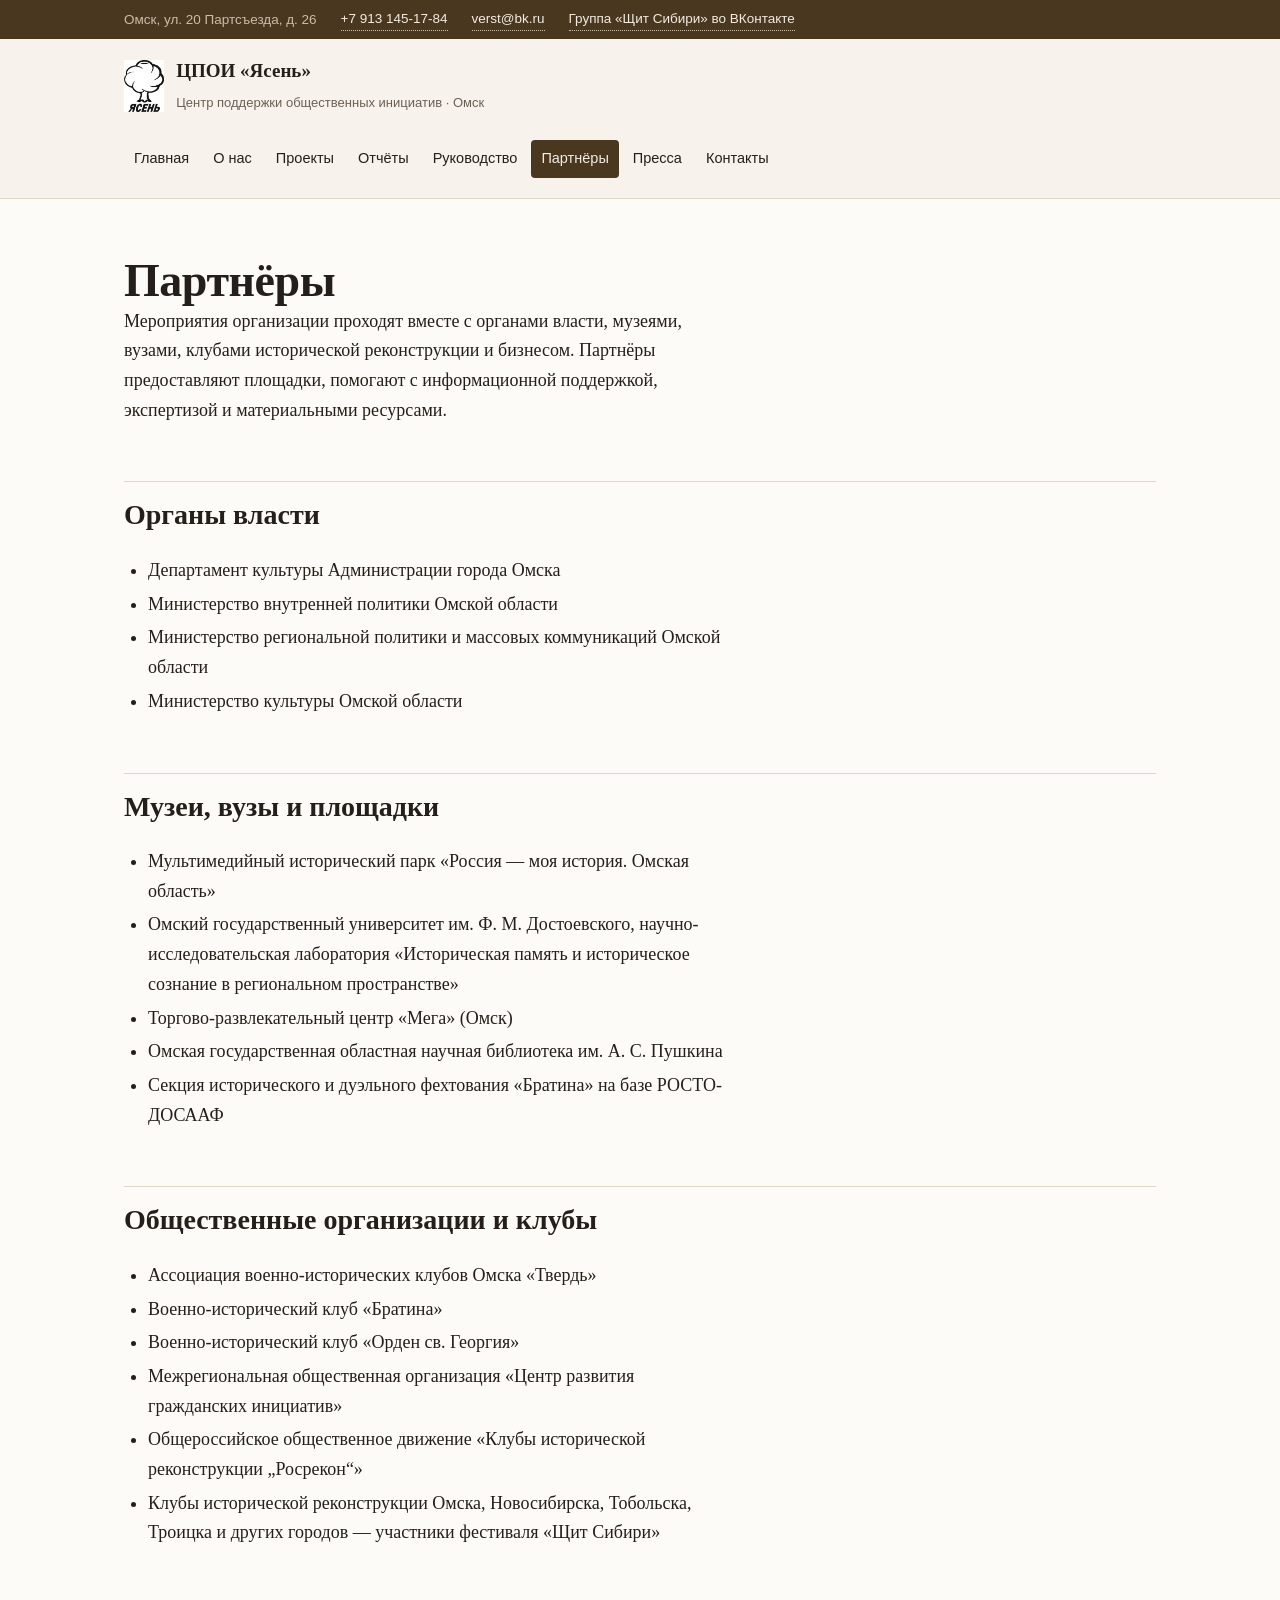
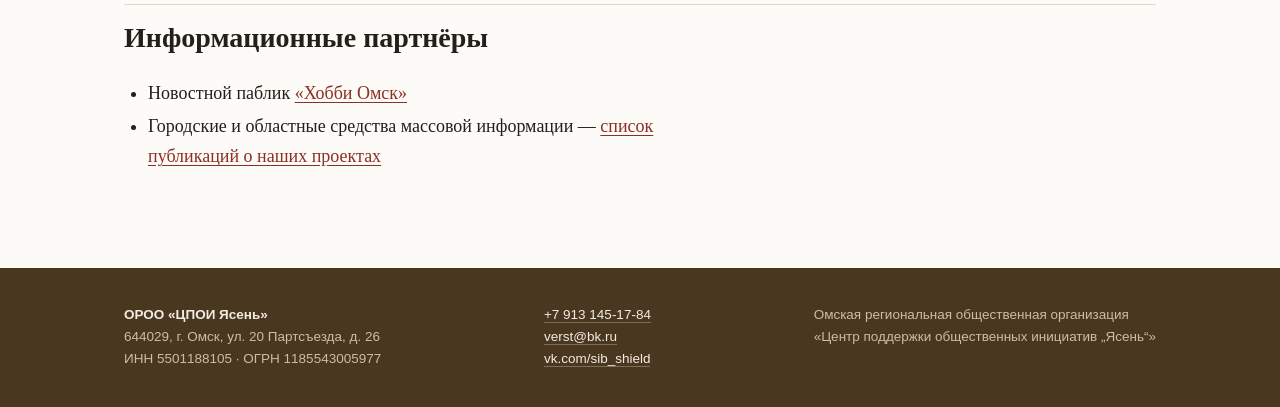
<file: partnery.html>
<!DOCTYPE html>
<html lang="ru">
<head>
<meta charset="utf-8">
<meta name="viewport" content="width=device-width, initial-scale=1">
<title>Партнёры — ОРОО «ЦПОИ Ясень»</title>
<meta name="description" content="Партнёры омской организации «ЦПОИ Ясень»: Департамент культуры Омска, министерства Омской области, исторический парк «Россия — моя история», ОмГУ им. Ф. М. Достоевского, клубы исторической реконструкции, ТРЦ «Мега».">
<link rel="canonical" href="https://jasen55.ru/partnery.html">
<meta property="og:locale" content="ru_RU">
<meta property="og:site_name" content="ОРОО «ЦПОИ Ясень»">
<meta property="og:type" content="website">
<meta property="og:url" content="https://jasen55.ru/partnery.html">
<meta property="og:title" content="Партнёры — ОРОО «ЦПОИ Ясень»">
<meta property="og:description" content="Партнёры омской организации «ЦПОИ Ясень»: Департамент культуры Омска, министерства Омской области, исторический парк «Россия — моя история», ОмГУ им. Ф. М. Достоевского, клубы исторической реконструкции, ТРЦ «Мега».">
<meta property="og:image" content="https://jasen55.ru/img/fest-2.jpg">
<meta property="og:image:alt" content="Турнир по историческому фехтованию">
<link rel="stylesheet" href="style.css">
</head>
<body>
<a class="skip" href="#content">Перейти к содержанию</a>

<div class="top">
  <div class="wrap">
    <span>Омск, ул. 20 Партсъезда, д. 26</span>
    <a href="tel:+79131451784">+7 913 145-17-84</a>
    <a href="mailto:verst@bk.ru">verst@bk.ru</a>
    <a href="https://vk.com/sib_shield">Группа «Щит Сибири» во ВКонтакте</a>
  </div>
</div>

<header class="site">
  <div class="wrap">
    <div class="brand">
      <img class="mark" src="img/logo.jpg" alt="Логотип ОРОО «ЦПОИ Ясень»" width="50" height="65">
      <div>
        <b>ЦПОИ «Ясень»</b>
        <span>Центр поддержки общественных инициатив · Омск</span>
      </div>
    </div>
    <nav class="main">
      <ul>
        <li><a href="index.html">Главная</a></li>
        <li><a href="o-nas.html">О нас</a></li>
        <li><a href="proekty.html">Проекты</a></li>
        <li><a href="otchety.html">Отчёты</a></li>
        <li><a href="upravlenie.html">Руководство</a></li>
        <li><a href="partnery.html" aria-current="page">Партнёры</a></li>
        <li><a href="pressa.html">Пресса</a></li>
        <li><a href="kontakty.html">Контакты</a></li>
      </ul>
    </nav>
  </div>
</header>

<main id="content">
  <div class="wrap">

    <h1>Партнёры</h1>
    <p class="lead">Мероприятия организации проходят вместе с органами власти, музеями, вузами, клубами исторической реконструкции и бизнесом. Партнёры предоставляют площадки, помогают с информационной поддержкой, экспертизой и материальными ресурсами.</p>

    <h2>Органы власти</h2>
    <ul>
      <li>Департамент культуры Администрации города Омска</li>
      <li>Министерство внутренней политики Омской области</li>
      <li>Министерство региональной политики и массовых коммуникаций Омской области</li>
      <li>Министерство культуры Омской области</li>
    </ul>

    <h2>Музеи, вузы и площадки</h2>
    <ul>
      <li>Мультимедийный исторический парк «Россия — моя история. Омская область»</li>
      <li>Омский государственный университет им. Ф. М. Достоевского, научно-исследовательская лаборатория «Историческая память и историческое сознание в региональном пространстве»</li>
      <li>Торгово-развлекательный центр «Мега» (Омск)</li>
      <li>Омская государственная областная научная библиотека им. А. С. Пушкина</li>
      <li>Секция исторического и дуэльного фехтования «Братина» на базе РОСТО-ДОСААФ</li>
    </ul>

    <h2>Общественные организации и клубы</h2>
    <ul>
      <li>Ассоциация военно-исторических клубов Омска «Твердь»</li>
      <li>Военно-исторический клуб «Братина»</li>
      <li>Военно-исторический клуб «Орден св. Георгия»</li>
      <li>Межрегиональная общественная организация «Центр развития гражданских инициатив»</li>
      <li>Общероссийское общественное движение «Клубы исторической реконструкции „Росрекон“»</li>
      <li>Клубы исторической реконструкции Омска, Новосибирска, Тобольска, Троицка и других городов — участники фестиваля «Щит Сибири»</li>
    </ul>

    <h2>Информационные партнёры</h2>
    <ul>
      <li>Новостной паблик <a href="https://vk.com/hobbyomsk">«Хобби Омск»</a></li>
      <li>Городские и областные средства массовой информации — <a href="pressa.html">список публикаций о наших проектах</a></li>
    </ul>

  </div>
</main>

<footer class="site">
  <div class="wrap">
    <div>
      <b>ОРОО «ЦПОИ Ясень»</b><br>
      644029, г. Омск, ул. 20 Партсъезда, д. 26<br>
      ИНН 5501188105 · ОГРН 1185543005977
    </div>
    <div>
      <a href="tel:+79131451784">+7 913 145-17-84</a><br>
      <a href="mailto:verst@bk.ru">verst@bk.ru</a><br>
      <a href="https://vk.com/sib_shield">vk.com/sib_shield</a>
    </div>
    <div class="small">
      Омская региональная общественная организация<br>
      «Центр поддержки общественных инициатив „Ясень“»
    </div>
  </div>
</footer>

</body>
</html>
</file>
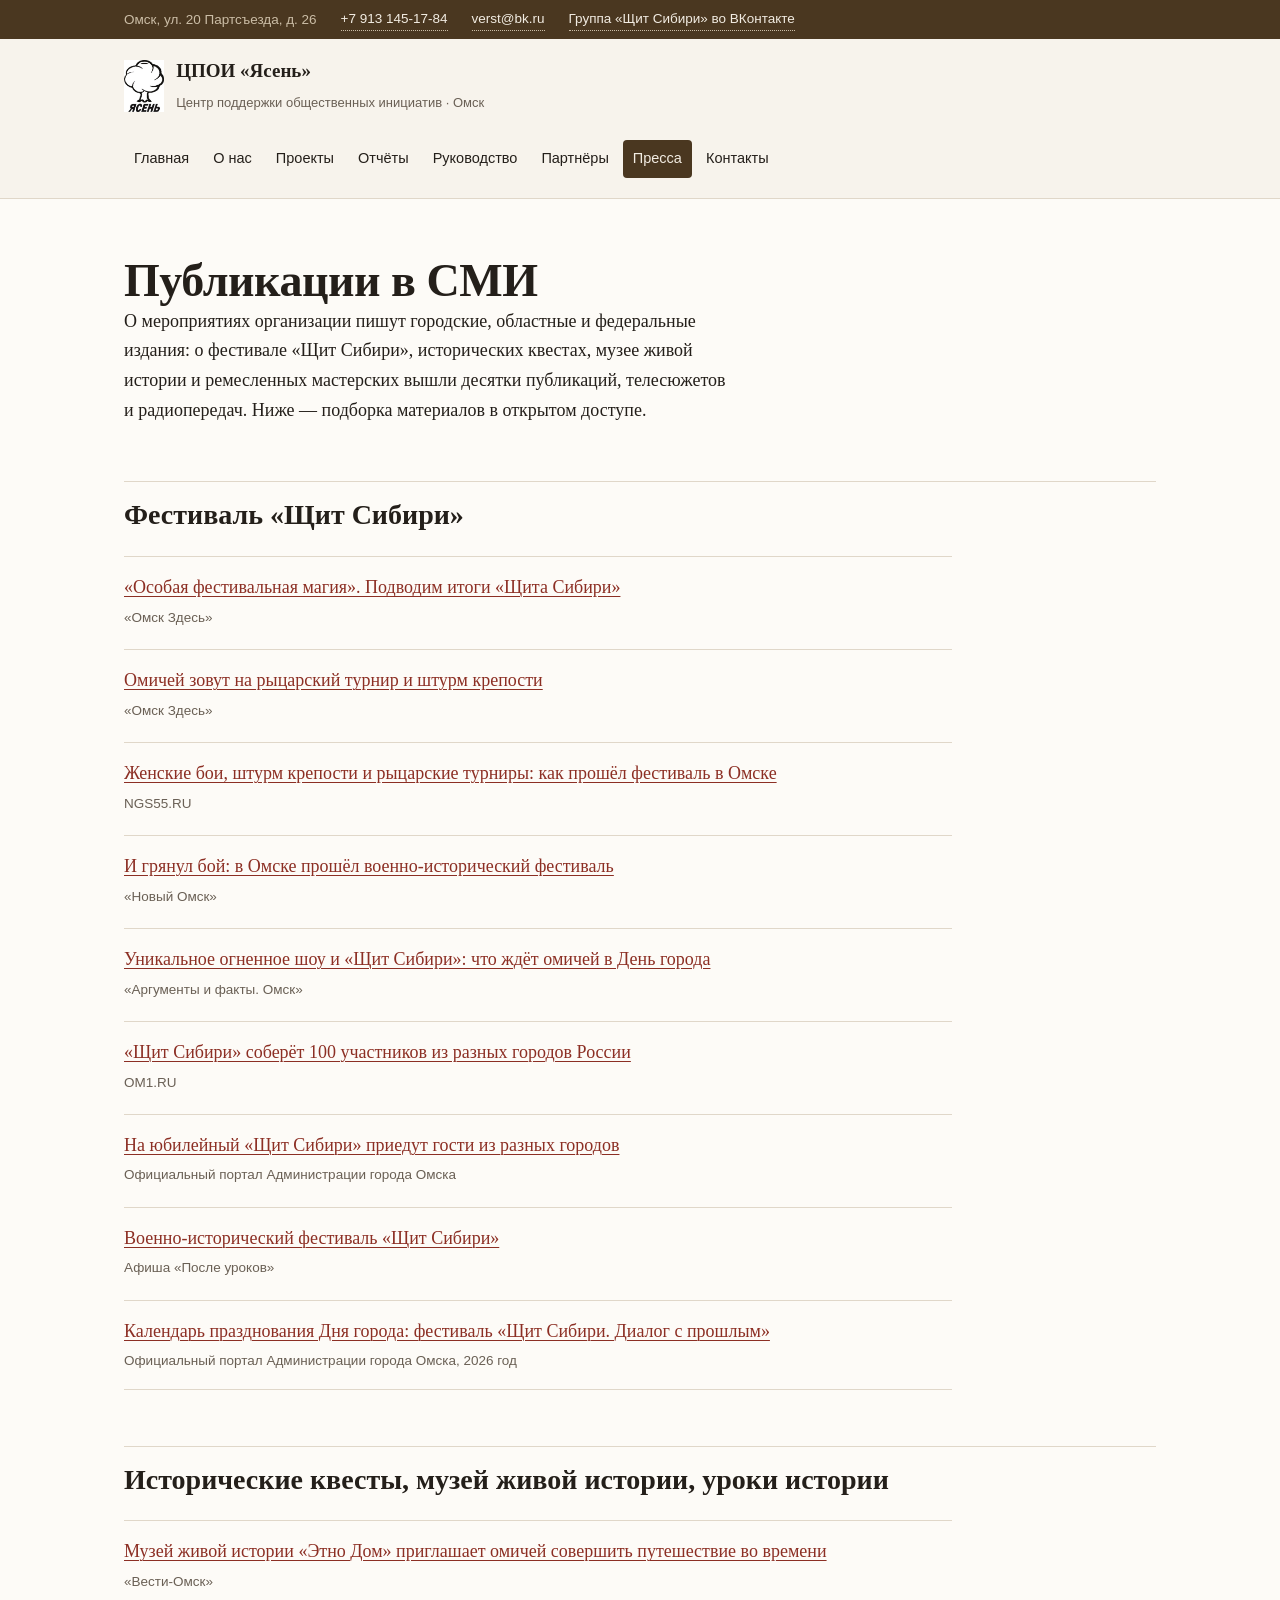
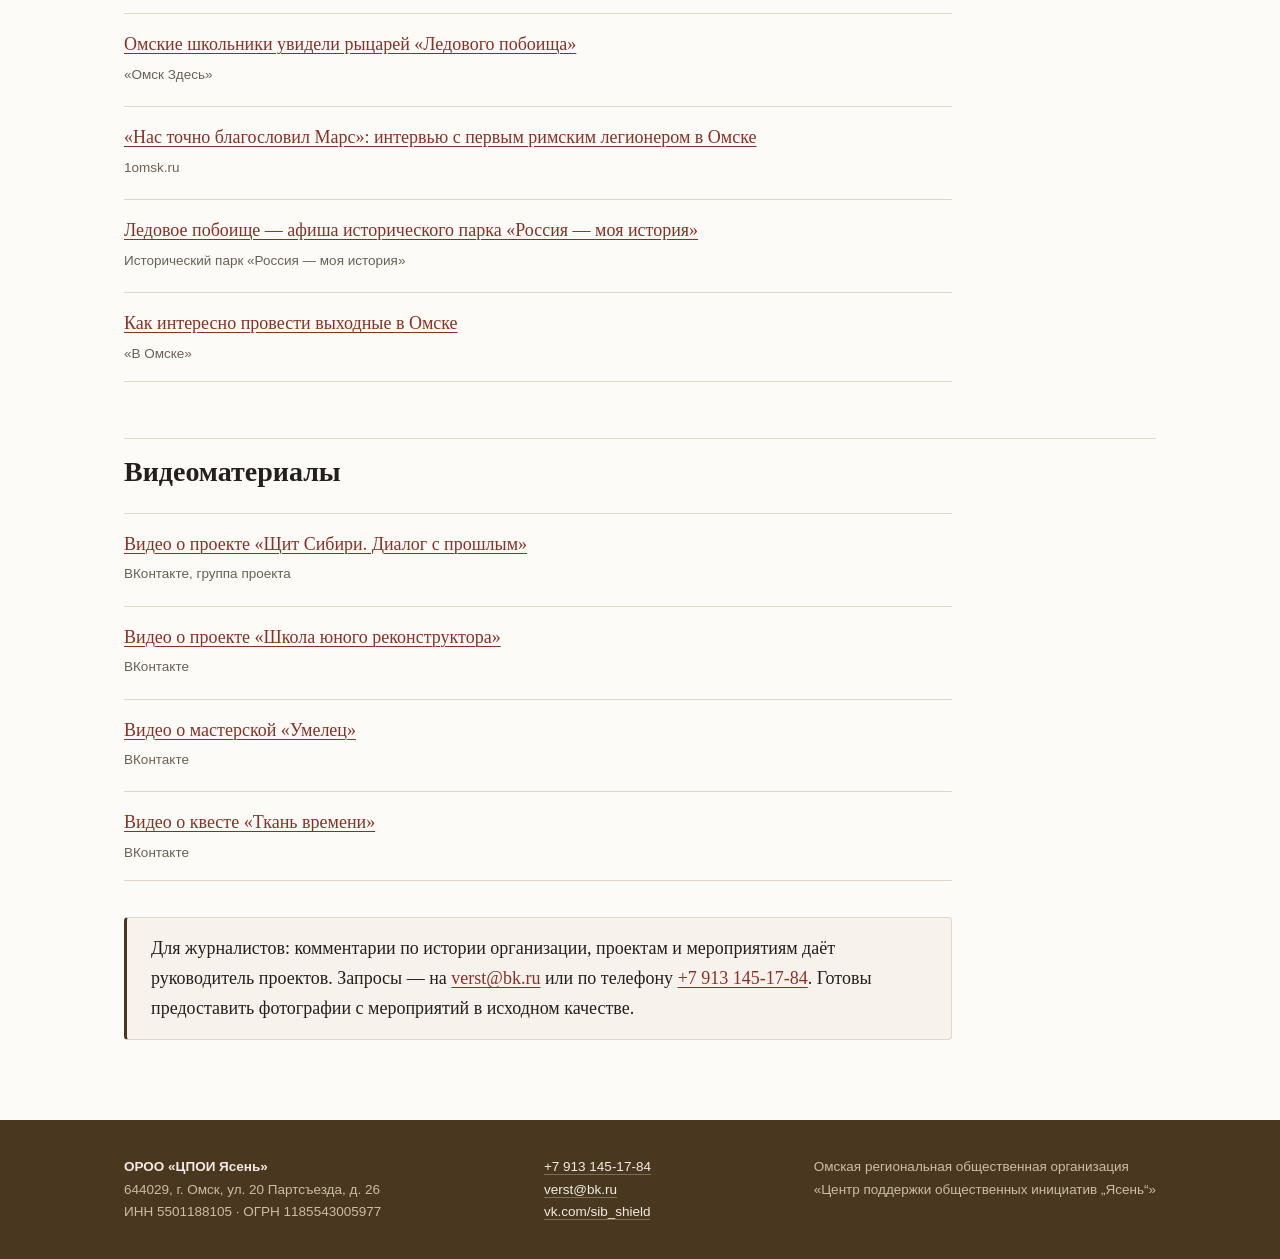
<file: pressa.html>
﻿<!DOCTYPE html>
<html lang="ru">
<head>
<meta charset="utf-8">
<meta name="viewport" content="width=device-width, initial-scale=1">
<title>Публикации в СМИ — ОРОО «ЦПОИ Ясень»</title>
<meta name="description" content="Публикации в средствах массовой информации о фестивале «Щит Сибири», музее живой истории, исторических квестах и мастерских омской организации «ЦПОИ Ясень».">
<link rel="canonical" href="https://jasen55.ru/pressa.html">
<meta property="og:locale" content="ru_RU">
<meta property="og:site_name" content="ОРОО «ЦПОИ Ясень»">
<meta property="og:type" content="website">
<meta property="og:url" content="https://jasen55.ru/pressa.html">
<meta property="og:title" content="Публикации в СМИ — ОРОО «ЦПОИ Ясень»">
<meta property="og:description" content="Публикации в средствах массовой информации о фестивале «Щит Сибири», музее живой истории, исторических квестах и мастерских омской организации «ЦПОИ Ясень».">
<meta property="og:image" content="https://jasen55.ru/img/fest-1.jpg">
<meta property="og:image:alt" content="Фестиваль «Щит Сибири» в Омске">
<link rel="stylesheet" href="style.css">
</head>
<body>
<a class="skip" href="#content">Перейти к содержанию</a>

<div class="top">
  <div class="wrap">
    <span>Омск, ул. 20 Партсъезда, д. 26</span>
    <a href="tel:+79131451784">+7 913 145-17-84</a>
    <a href="mailto:verst@bk.ru">verst@bk.ru</a>
    <a href="https://vk.com/sib_shield">Группа «Щит Сибири» во ВКонтакте</a>
  </div>
</div>

<header class="site">
  <div class="wrap">
    <div class="brand">
      <img class="mark" src="img/logo.jpg" alt="Логотип ОРОО «ЦПОИ Ясень»" width="50" height="65">
      <div>
        <b>ЦПОИ «Ясень»</b>
        <span>Центр поддержки общественных инициатив · Омск</span>
      </div>
    </div>
    <nav class="main">
      <ul>
        <li><a href="index.html">Главная</a></li>
        <li><a href="o-nas.html">О нас</a></li>
        <li><a href="proekty.html">Проекты</a></li>
        <li><a href="otchety.html">Отчёты</a></li>
        <li><a href="upravlenie.html">Руководство</a></li>
        <li><a href="partnery.html">Партнёры</a></li>
        <li><a href="pressa.html" aria-current="page">Пресса</a></li>
        <li><a href="kontakty.html">Контакты</a></li>
      </ul>
    </nav>
  </div>
</header>

<main id="content">
  <div class="wrap">

    <h1>Публикации в СМИ</h1>
    <p class="lead">О мероприятиях организации пишут городские, областные и федеральные издания: о фестивале «Щит Сибири», исторических квестах, музее живой истории и ремесленных мастерских вышли десятки публикаций, телесюжетов и радиопередач. Ниже — подборка материалов в открытом доступе.</p>

    <h2>Фестиваль «Щит Сибири»</h2>
    <ul class="links">
      <li><a href="https://omskzdes.ru/culture/82326.html">«Особая фестивальная магия». Подводим итоги «Щита Сибири»</a><span class="src">«Омск Здесь»</span></li>
      <li><a href="https://omskzdes.ru/culture/64113.html">Омичей зовут на рыцарский турнир и штурм крепости</a><span class="src">«Омск Здесь»</span></li>
      <li><a href="https://ngs55.ru/news/more/66185908/">Женские бои, штурм крепости и рыцарские турниры: как прошёл фестиваль в Омске</a><span class="src">NGS55.RU</span></li>
      <li><a href="https://newsomsk.ru/news/91158-i_gryanul_boy_v_omske_proshel_voenno-istoricheskiy/">И грянул бой: в Омске прошёл военно-исторический фестиваль</a><span class="src">«Новый Омск»</span></li>
      <li><a href="https://omsk.aif.ru/society/unikalnoe_ognennoe_shou_i_shchit_sibiri_chto_zhdyot_omichey_v_den_goroda">Уникальное огненное шоу и «Щит Сибири»: что ждёт омичей в День города</a><span class="src">«Аргументы и факты. Омск»</span></li>
      <li><a href="https://www.om1.ru/afisha/news/170487-shhit_sibiri_soberet_100_uchastnikov_iz_raznykh_gorodov_rossii/">«Щит Сибири» соберёт 100 участников из разных городов России</a><span class="src">OM1.RU</span></li>
      <li><a href="https://www.admomsk.ru/web/guest/news/-/asset_publisher/mh3W/content/879515">На юбилейный «Щит Сибири» приедут гости из разных городов</a><span class="src">Официальный портал Администрации города Омска</span></li>
      <li><a href="https://posleurokov.ru/omsk/event/996">Военно-исторический фестиваль «Щит Сибири»</a><span class="src">Афиша «После уроков»</span></li>
      <li><a href="https://admomsk.gosuslugi.ru/gorod/gorodskie-prazdniki/den-goroda-2026/kalendar-prazdnovaniya/xxi-festival-istoricheskoy-rekonstruktsii-schit-sibiri-dialog-s-proshlym.html">Календарь празднования Дня города: фестиваль «Щит Сибири. Диалог с прошлым»</a><span class="src">Официальный портал Администрации города Омска, 2026 год</span></li>
    </ul>

    <h2>Исторические квесты, музей живой истории, уроки истории</h2>
    <ul class="links">
      <li><a href="https://vesti-omsk.ru/video/muzej-zhivoj-istorii-jetno-dom-priglashaet-omichej-sovershit-puteshestvie-vo-vremeni-2/">Музей живой истории «Этно Дом» приглашает омичей совершить путешествие во времени</a><span class="src">«Вести-Омск»</span></li>
      <li><a href="https://omskzdes.ru/society/60929.html">Омские школьники увидели рыцарей «Ледового побоища»</a><span class="src">«Омск Здесь»</span></li>
      <li><a href="https://1omsk.ru/2022/08/10/nas-tochno-blagoslovil-mars-intervyu-s-pervym-rimskim-legionerom-v-omske/">«Нас точно благословил Марс»: интервью с первым римским легионером в Омске</a><span class="src">1omsk.ru</span></li>
      <li><a href="https://myhistorypark.ru/poster/ledovoe-poboishche-/?city=">Ледовое побоище — афиша исторического парка «Россия — моя история»</a><span class="src">Исторический парк «Россия — моя история»</span></li>
      <li><a href="http://vomske.ru/news/18763-kak_interesno_provesti_vykhodnye_v_omske_12_13_sen/">Как интересно провести выходные в Омске</a><span class="src">«В Омске»</span></li>
    </ul>

    <h2>Видеоматериалы</h2>
    <ul class="links">
      <li><a href="https://vk.com/video-3836368_456239191">Видео о проекте «Щит Сибири. Диалог с прошлым»</a><span class="src">ВКонтакте, группа проекта</span></li>
      <li><a href="https://vk.com/video-3836368_456239084">Видео о проекте «Школа юного реконструктора»</a><span class="src">ВКонтакте</span></li>
      <li><a href="https://vk.com/video-3836368_456239088">Видео о мастерской «Умелец»</a><span class="src">ВКонтакте</span></li>
      <li><a href="https://vk.com/video-3836368_456239085">Видео о квесте «Ткань времени»</a><span class="src">ВКонтакте</span></li>
    </ul>

    <div class="note">
      Для журналистов: комментарии по истории организации, проектам и мероприятиям даёт руководитель проектов. Запросы — на <a href="mailto:verst@bk.ru">verst@bk.ru</a> или по телефону <a href="tel:+79131451784">+7 913 145-17-84</a>. Готовы предоставить фотографии с мероприятий в исходном качестве.
    </div>

  </div>
</main>

<footer class="site">
  <div class="wrap">
    <div>
      <b>ОРОО «ЦПОИ Ясень»</b><br>
      644029, г. Омск, ул. 20 Партсъезда, д. 26<br>
      ИНН 5501188105 · ОГРН 1185543005977
    </div>
    <div>
      <a href="tel:+79131451784">+7 913 145-17-84</a><br>
      <a href="mailto:verst@bk.ru">verst@bk.ru</a><br>
      <a href="https://vk.com/sib_shield">vk.com/sib_shield</a>
    </div>
    <div class="small">
      Омская региональная общественная организация<br>
      «Центр поддержки общественных инициатив „Ясень“»
    </div>
  </div>
</footer>

</body>
</html>
</file>
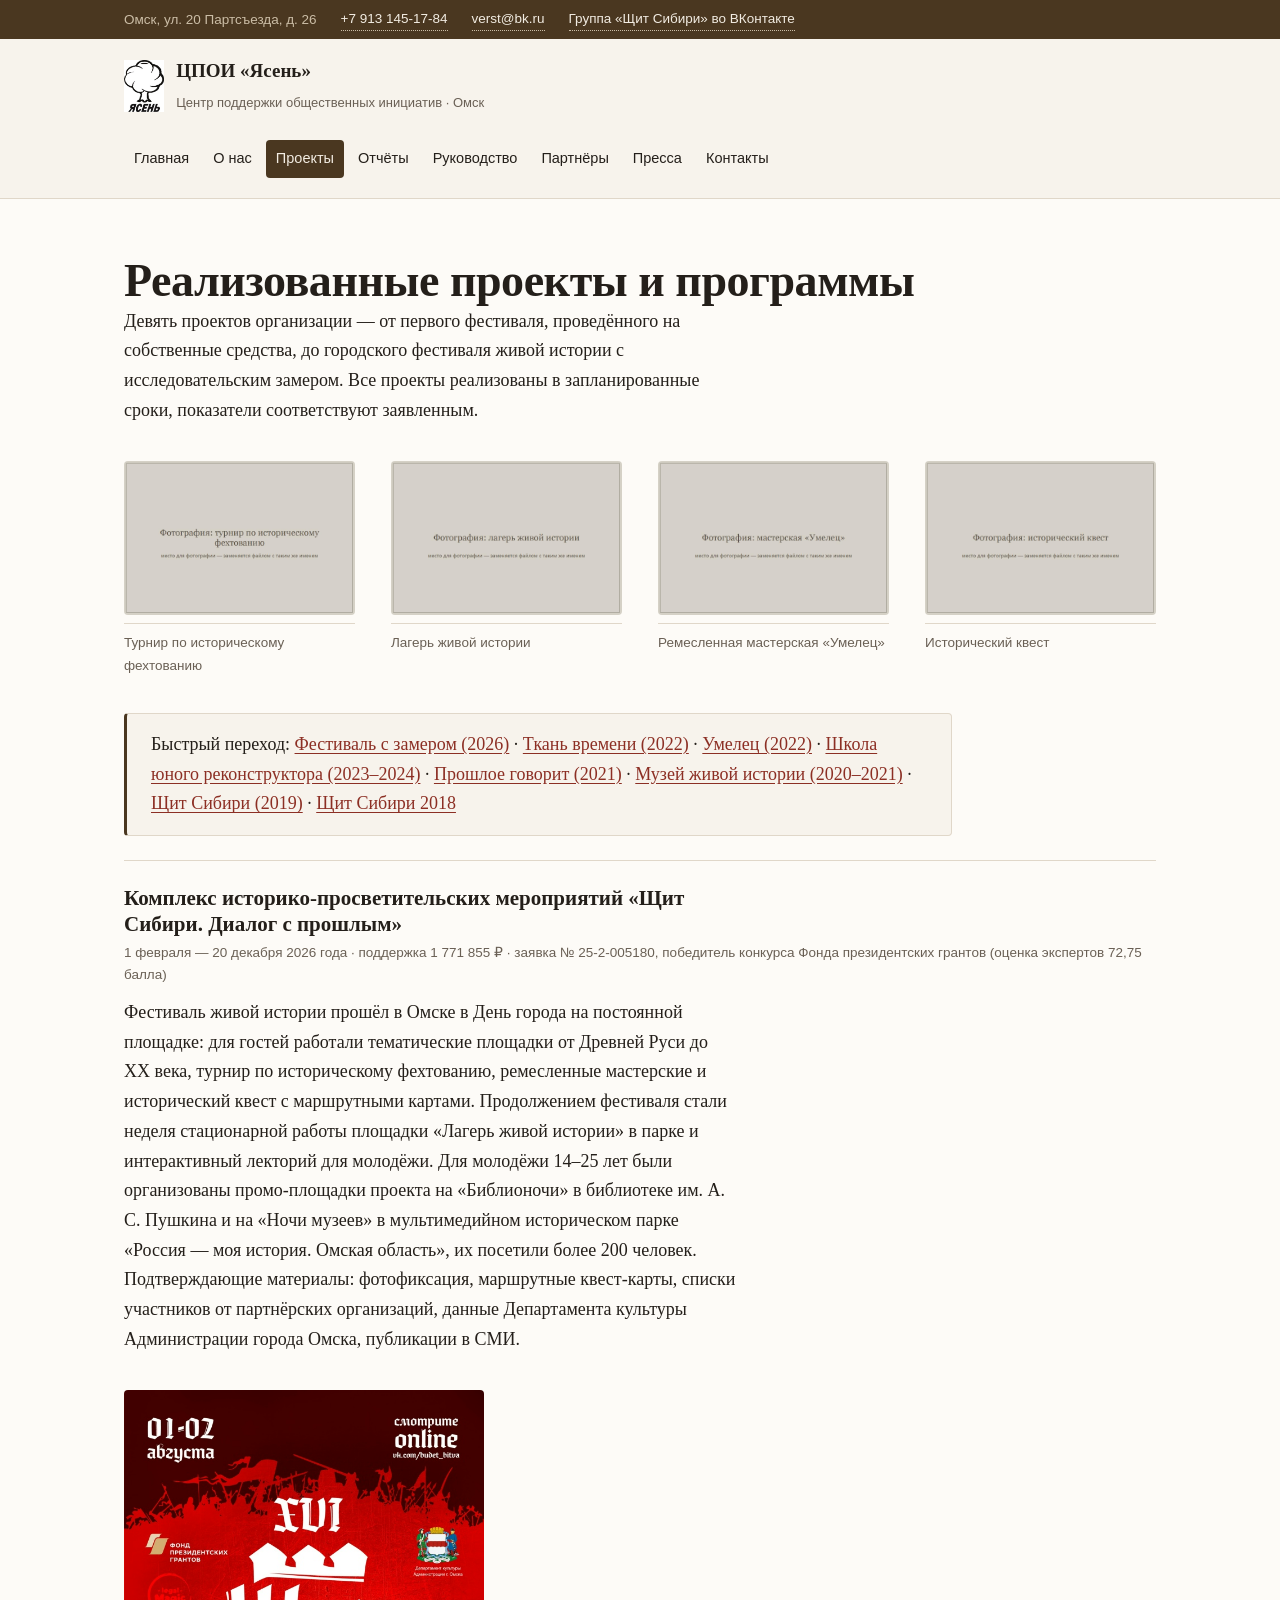
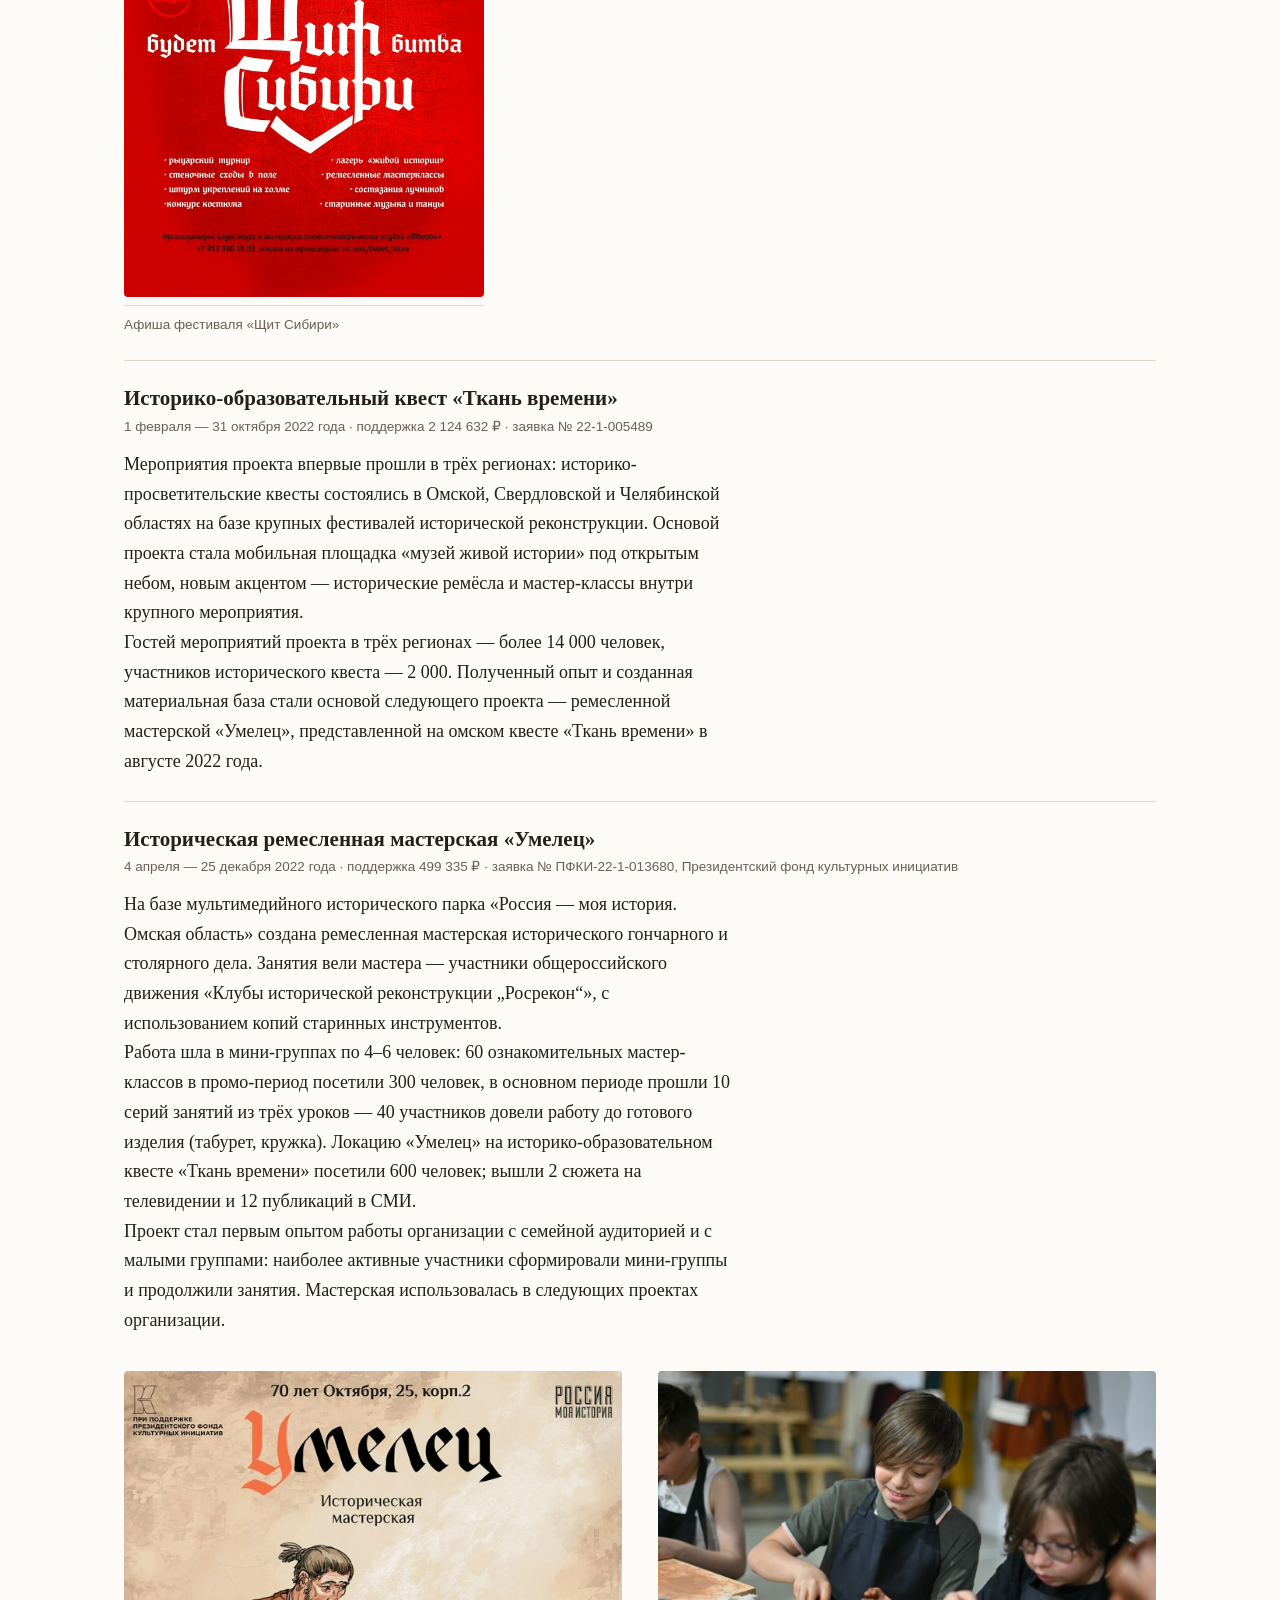
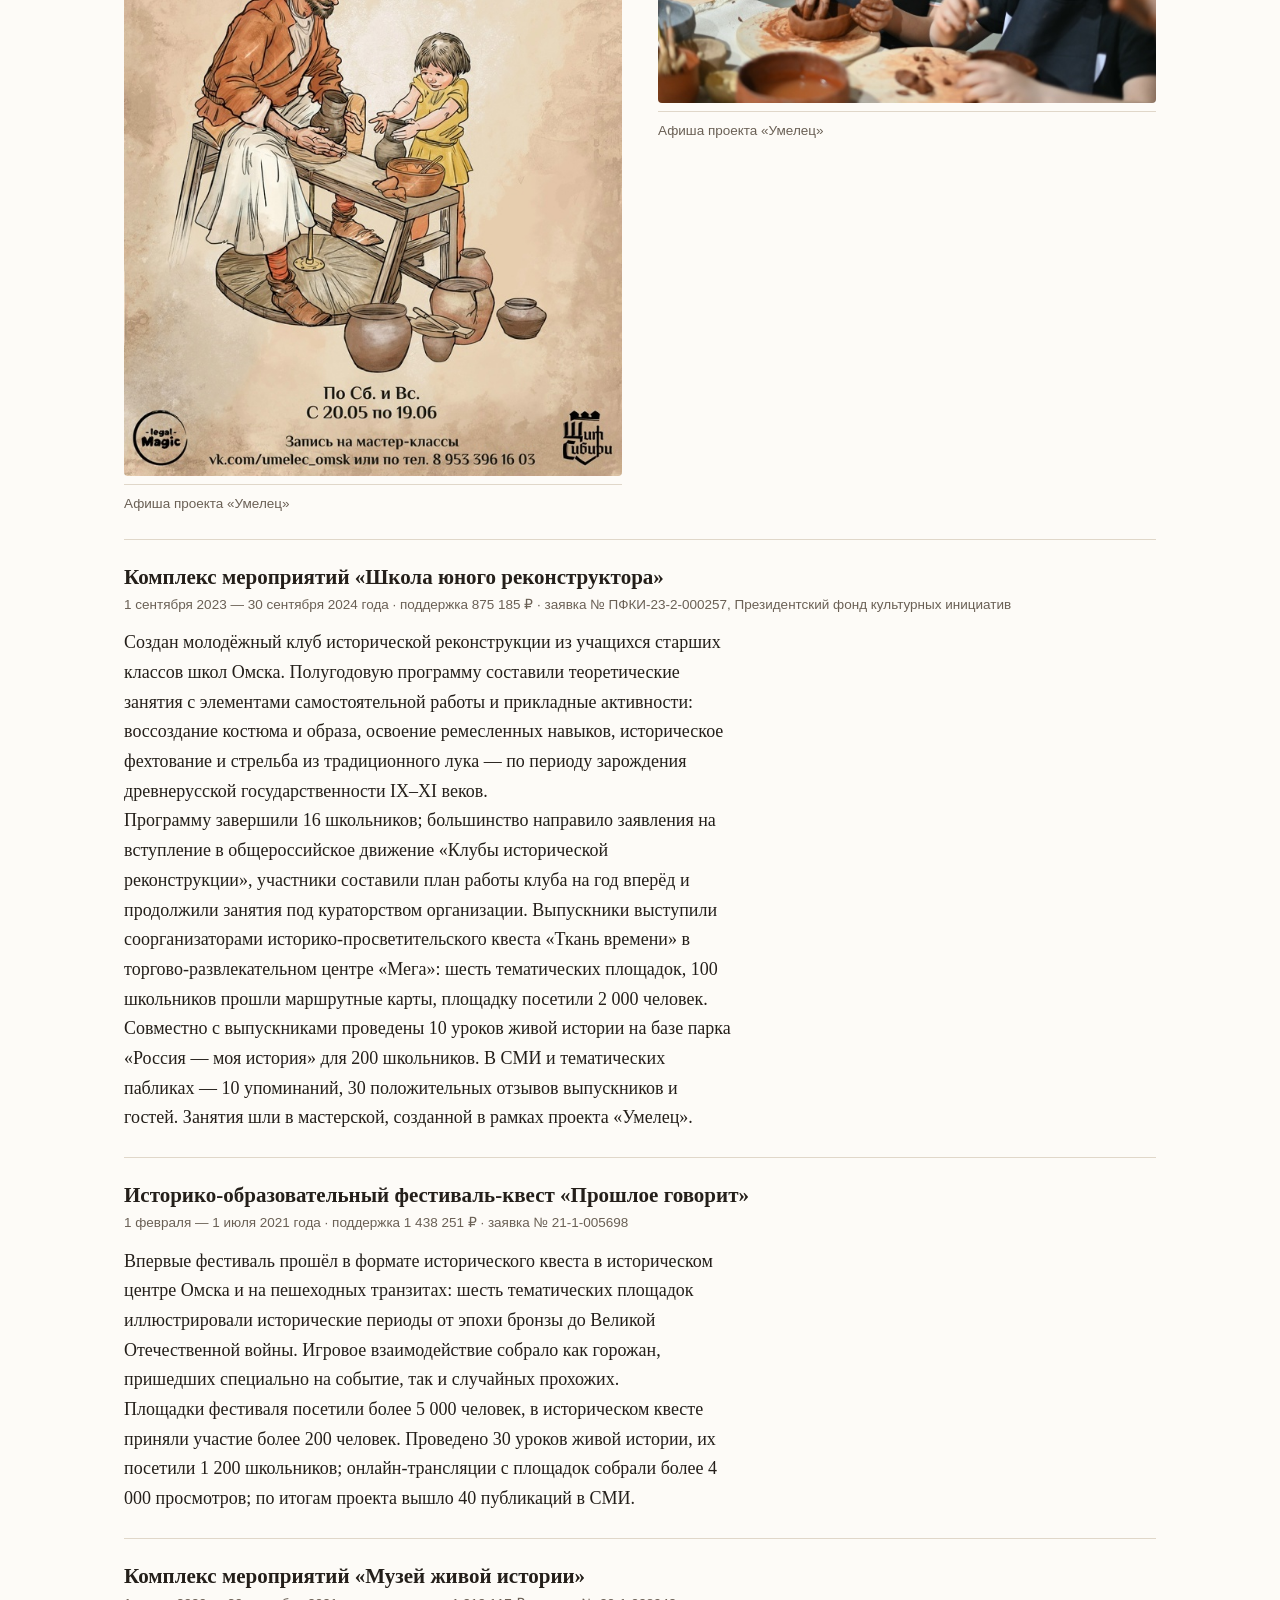
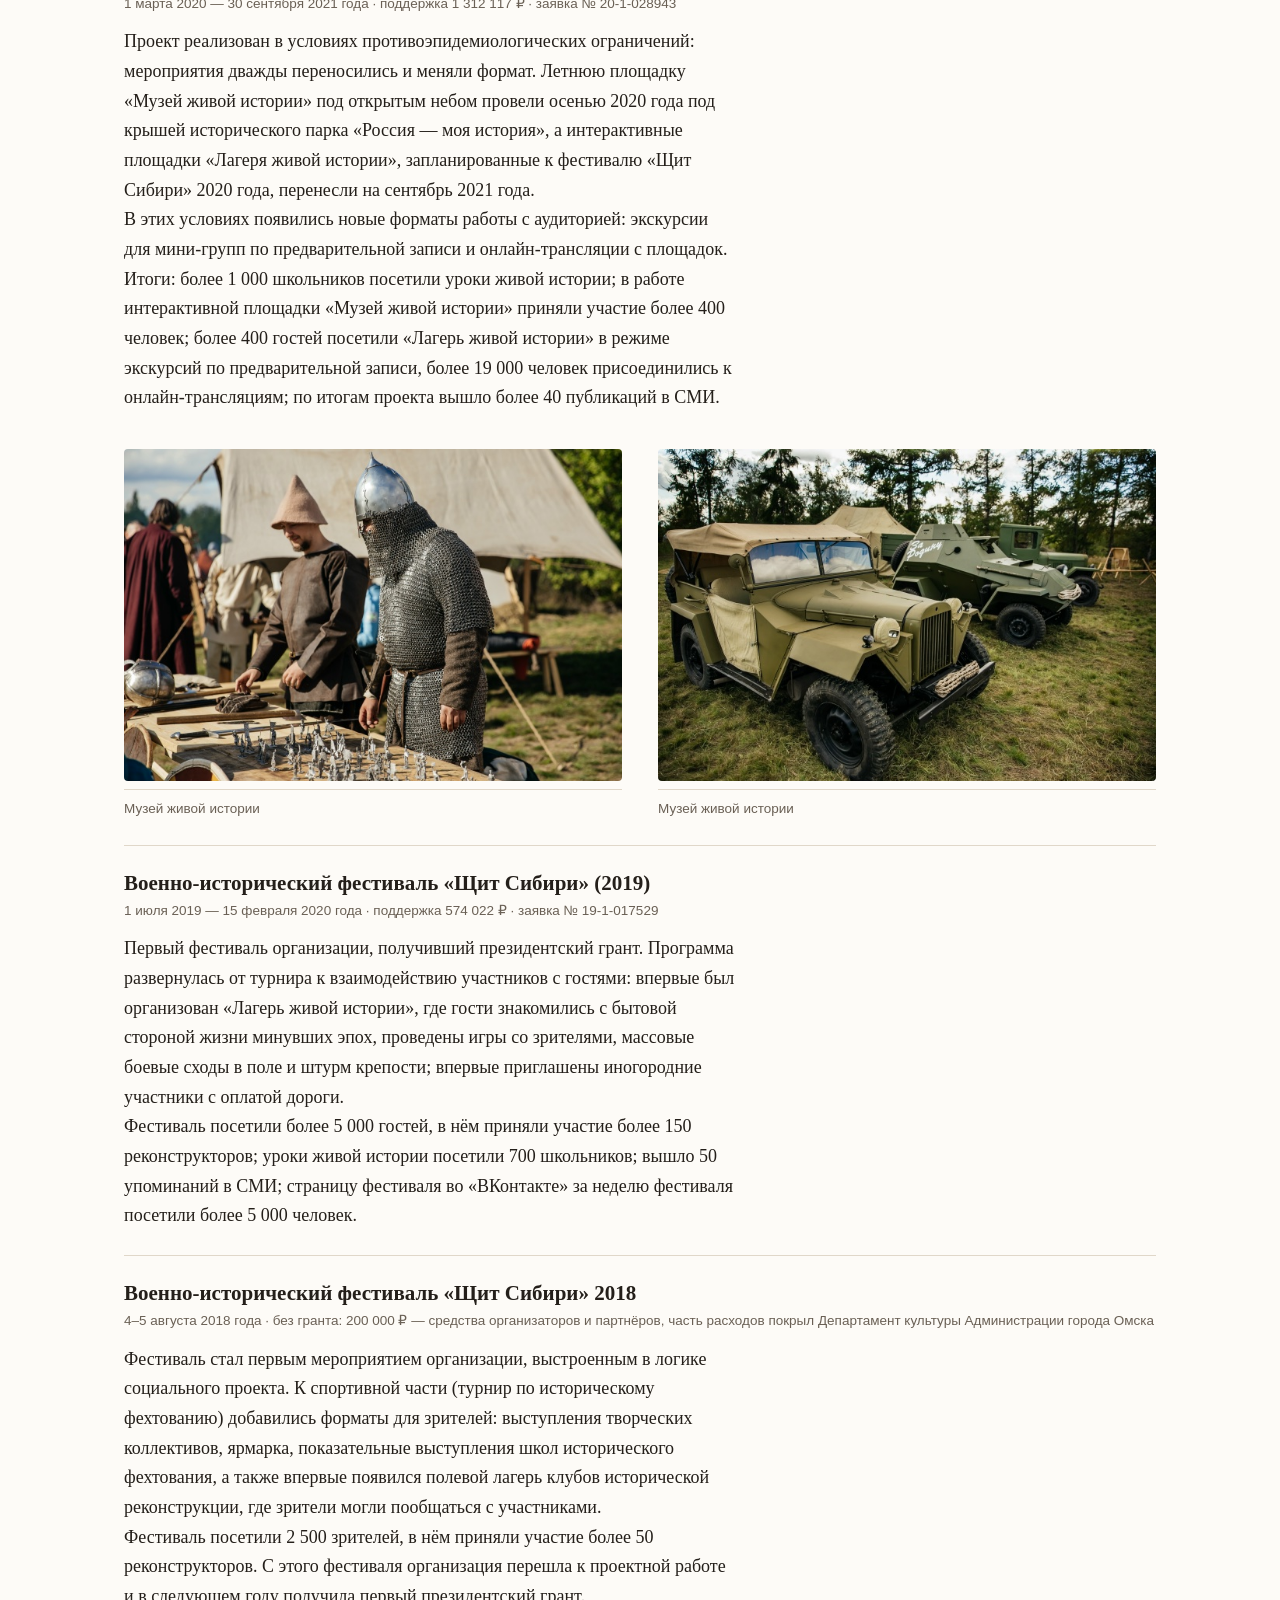
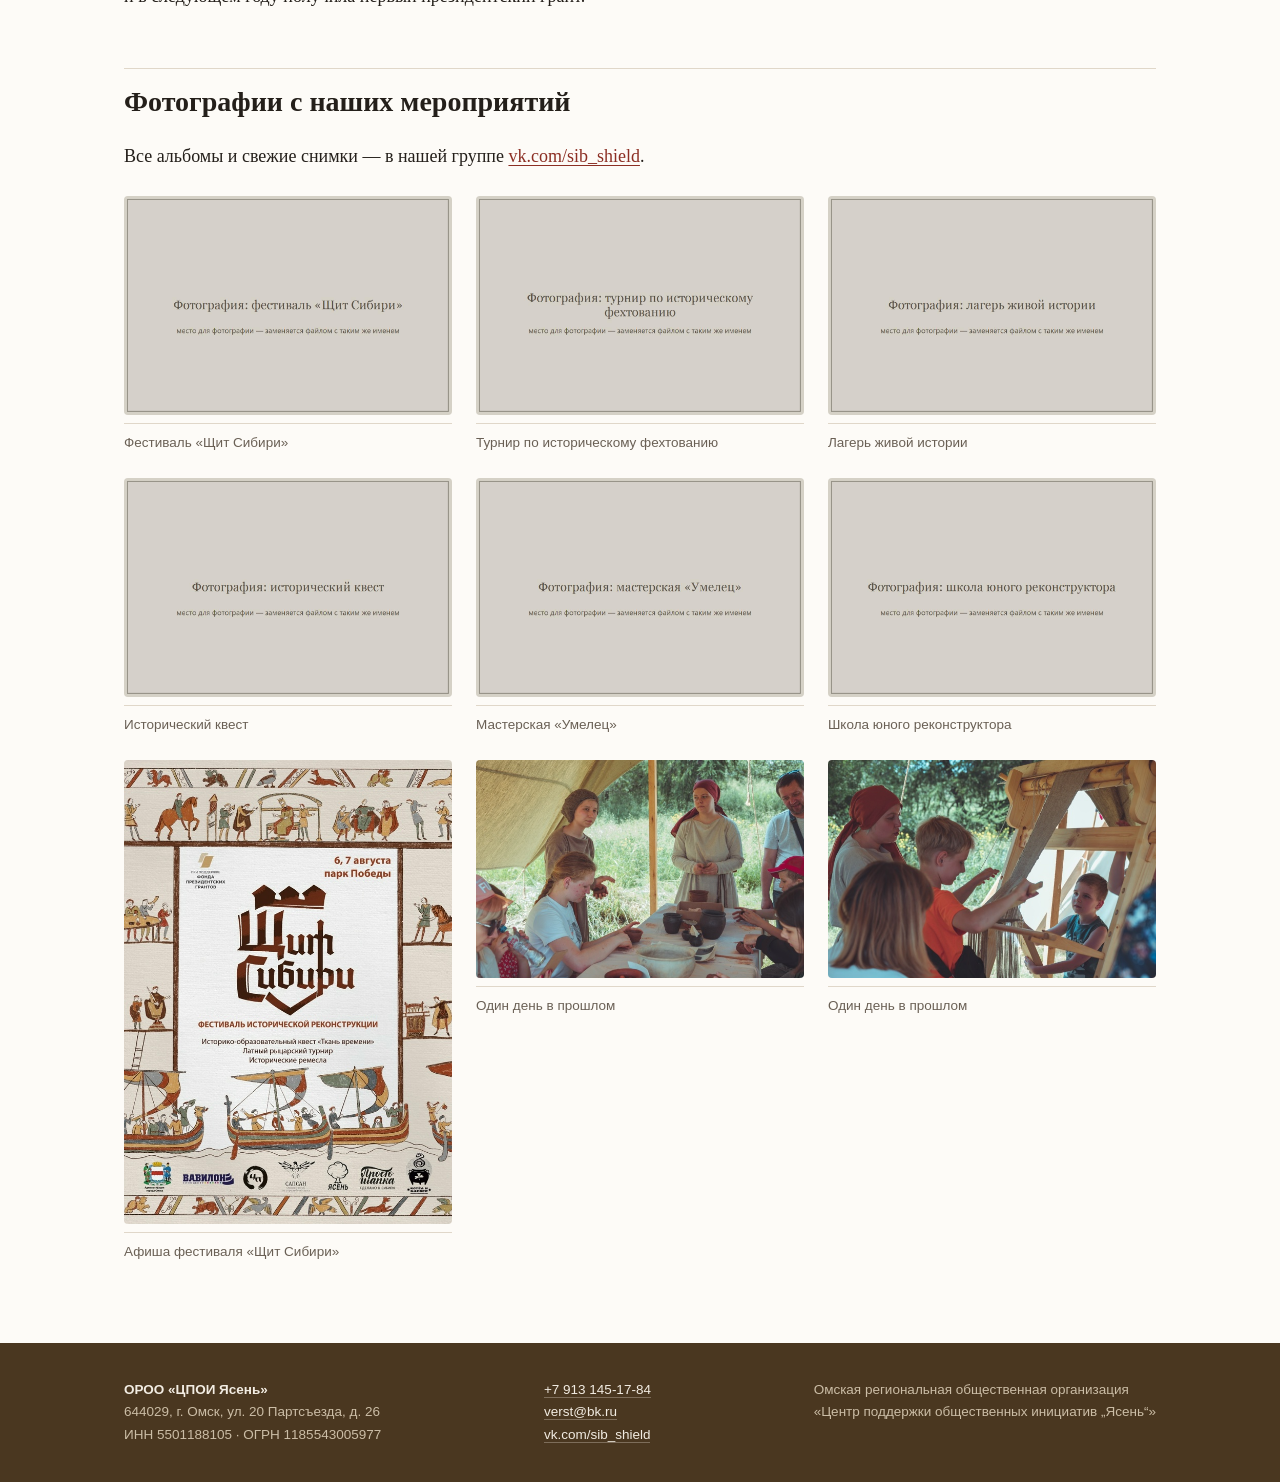
<file: proekty.html>
<!DOCTYPE html>
<html lang="ru">
<head>
<meta charset="utf-8">
<meta name="viewport" content="width=device-width, initial-scale=1">
<title>Реализованные проекты — ОРОО «ЦПОИ Ясень»</title>
<meta name="description" content="Реализованные проекты омской организации «ЦПОИ Ясень»: фестиваль «Щит Сибири», исторические квесты «Ткань времени» и «Прошлое говорит», музей живой истории, мастерская «Умелец», Школа юного реконструктора.">
<link rel="canonical" href="https://jasen55.ru/proekty.html">
<meta property="og:locale" content="ru_RU">
<meta property="og:site_name" content="ОРОО «ЦПОИ Ясень»">
<meta property="og:type" content="website">
<meta property="og:url" content="https://jasen55.ru/proekty.html">
<meta property="og:title" content="Реализованные проекты — ОРОО «ЦПОИ Ясень»">
<meta property="og:description" content="Реализованные проекты омской организации «ЦПОИ Ясень»: фестиваль «Щит Сибири», исторические квесты «Ткань времени» и «Прошлое говорит», музей живой истории, мастерская «Умелец», Школа юного реконструктора.">
<meta property="og:image" content="https://jasen55.ru/img/kvest.jpg">
<meta property="og:image:alt" content="Исторический квест">
<link rel="stylesheet" href="style.css">
</head>
<body>
<a class="skip" href="#content">Перейти к содержанию</a>

<div class="top">
  <div class="wrap">
    <span>Омск, ул. 20 Партсъезда, д. 26</span>
    <a href="tel:+79131451784">+7 913 145-17-84</a>
    <a href="mailto:verst@bk.ru">verst@bk.ru</a>
    <a href="https://vk.com/sib_shield">Группа «Щит Сибири» во ВКонтакте</a>
  </div>
</div>

<header class="site">
  <div class="wrap">
    <div class="brand">
      <img class="mark" src="img/logo.jpg" alt="Логотип ОРОО «ЦПОИ Ясень»" width="50" height="65">
      <div>
        <b>ЦПОИ «Ясень»</b>
        <span>Центр поддержки общественных инициатив · Омск</span>
      </div>
    </div>
    <nav class="main">
      <ul>
        <li><a href="index.html">Главная</a></li>
        <li><a href="o-nas.html">О нас</a></li>
        <li><a href="proekty.html" aria-current="page">Проекты</a></li>
        <li><a href="otchety.html">Отчёты</a></li>
        <li><a href="upravlenie.html">Руководство</a></li>
        <li><a href="partnery.html">Партнёры</a></li>
        <li><a href="pressa.html">Пресса</a></li>
        <li><a href="kontakty.html">Контакты</a></li>
      </ul>
    </nav>
  </div>
</header>

<main id="content">
  <div class="wrap">

    <h1>Реализованные проекты и программы</h1>
    <p class="lead">Девять проектов организации — от первого фестиваля, проведённого на собственные средства, до городского фестиваля живой истории с исследовательским замером. Все проекты реализованы в запланированные сроки, показатели соответствуют заявленным.</p>

    <div class="strip strip-four">
      <figure class="fig">
        <img src="img/fest-2.jpg" alt="Турнир по историческому фехтованию" width="1200" height="800">
        <figcaption>Турнир по историческому фехтованию</figcaption>
      </figure>
      <figure class="fig">
        <img src="img/lager.jpg" alt="Лагерь живой истории" width="1200" height="800">
        <figcaption>Лагерь живой истории</figcaption>
      </figure>
      <figure class="fig">
        <img src="img/master.jpg" alt="Ремесленная мастерская «Умелец»" width="1200" height="800">
        <figcaption>Ремесленная мастерская «Умелец»</figcaption>
      </figure>
      <figure class="fig">
        <img src="img/kvest.jpg" alt="Исторический квест" width="1200" height="800">
        <figcaption>Исторический квест</figcaption>
      </figure>
    </div>

    <nav class="note">
      Быстрый переход:
      <a href="#p1">Фестиваль с замером (2026)</a> ·
      <a href="#p2">Ткань времени (2022)</a> ·
      <a href="#p3">Умелец (2022)</a> ·
      <a href="#p4">Школа юного реконструктора (2023–2024)</a> ·
      <a href="#p5">Прошлое говорит (2021)</a> ·
      <a href="#p6">Музей живой истории (2020–2021)</a> ·
      <a href="#p7">Щит Сибири (2019)</a> ·
      <a href="#p9">Щит Сибири 2018</a>
    </nav>

    <div class="project" id="p1">
      <h3>Комплекс историко-просветительских мероприятий «Щит Сибири. Диалог с прошлым»</h3>
      <div class="meta">1 февраля — 20 декабря 2026 года · поддержка 1 771 855 ₽ · заявка № 25-2-005180, победитель конкурса Фонда президентских грантов (оценка экспертов 72,75 балла)</div>
      <p>Фестиваль живой истории прошёл в Омске в День города на постоянной площадке: для гостей работали тематические площадки от Древней Руси до XX века, турнир по историческому фехтованию, ремесленные мастерские и исторический квест с маршрутными картами. Продолжением фестиваля стали неделя стационарной работы площадки «Лагерь живой истории» в парке и интерактивный лекторий для молодёжи. Для молодёжи 14–25 лет были организованы промо-площадки проекта на «Библионочи» в библиотеке им. А. С. Пушкина и на «Ночи музеев» в мультимедийном историческом парке «Россия — моя история. Омская область», их посетили более 200 человек.</p>
      <p>Подтверждающие материалы: фотофиксация, маршрутные квест-карты, списки участников от партнёрских организаций, данные Департамента культуры Администрации города Омска, публикации в СМИ.</p>
      <div class="strip strip-one">
        <figure class="fig">
          <img src="img/shchit-fest.jpg" alt="Афиша фестиваля «Щит Сибири»" width="640" height="901">
          <figcaption>Афиша фестиваля «Щит Сибири»</figcaption>
        </figure>
      </div>
    </div>

    <div class="project" id="p2">
      <h3>Историко-образовательный квест «Ткань времени»</h3>
      <div class="meta">1 февраля — 31 октября 2022 года · поддержка 2 124 632 ₽ · заявка № 22-1-005489</div>
      <p>Мероприятия проекта впервые прошли в трёх регионах: историко-просветительские квесты состоялись в Омской, Свердловской и Челябинской областях на базе крупных фестивалей исторической реконструкции. Основой проекта стала мобильная площадка «музей живой истории» под открытым небом, новым акцентом — исторические ремёсла и мастер-классы внутри крупного мероприятия.</p>
      <p>Гостей мероприятий проекта в трёх регионах — более 14 000 человек, участников исторического квеста — 2 000. Полученный опыт и созданная материальная база стали основой следующего проекта — ремесленной мастерской «Умелец», представленной на омском квесте «Ткань времени» в августе 2022 года.</p>
    </div>

    <div class="project" id="p3">
      <h3>Историческая ремесленная мастерская «Умелец»</h3>
      <div class="meta">4 апреля — 25 декабря 2022 года · поддержка 499 335 ₽ · заявка № ПФКИ-22-1-013680, Президентский фонд культурных инициатив</div>
      <p>На базе мультимедийного исторического парка «Россия — моя история. Омская область» создана ремесленная мастерская исторического гончарного и столярного дела. Занятия вели мастера — участники общероссийского движения «Клубы исторической реконструкции „Росрекон“», с использованием копий старинных инструментов.</p>
      <p>Работа шла в мини-группах по 4–6 человек: 60 ознакомительных мастер-классов в промо-период посетили 300 человек, в основном периоде прошли 10 серий занятий из трёх уроков — 40 участников довели работу до готового изделия (табурет, кружка). Локацию «Умелец» на историко-образовательном квесте «Ткань времени» посетили 600 человек; вышли 2 сюжета на телевидении и 12 публикаций в СМИ.</p>
      <p>Проект стал первым опытом работы организации с семейной аудиторией и с малыми группами: наиболее активные участники сформировали мини-группы и продолжили занятия. Мастерская использовалась в следующих проектах организации.</p>
      <div class="strip">
        <figure class="fig">
          <img src="img/umel-1.jpg" alt="Афиша проекта «Умелец»" width="640" height="905">
          <figcaption>Афиша проекта «Умелец»</figcaption>
        </figure>
        <figure class="fig">
          <img src="img/umel-2.jpg" alt="Афиша проекта «Умелец»" width="640" height="426">
          <figcaption>Афиша проекта «Умелец»</figcaption>
        </figure>
      </div>
    </div>

    <div class="project" id="p4">
      <h3>Комплекс мероприятий «Школа юного реконструктора»</h3>
      <div class="meta">1 сентября 2023 — 30 сентября 2024 года · поддержка 875 185 ₽ · заявка № ПФКИ-23-2-000257, Президентский фонд культурных инициатив</div>
      <p>Создан молодёжный клуб исторической реконструкции из учащихся старших классов школ Омска. Полугодовую программу составили теоретические занятия с элементами самостоятельной работы и прикладные активности: воссоздание костюма и образа, освоение ремесленных навыков, историческое фехтование и стрельба из традиционного лука — по периоду зарождения древнерусской государственности IX–XI веков.</p>
      <p>Программу завершили 16 школьников; большинство направило заявления на вступление в общероссийское движение «Клубы исторической реконструкции», участники составили план работы клуба на год вперёд и продолжили занятия под кураторством организации. Выпускники выступили соорганизаторами историко-просветительского квеста «Ткань времени» в торгово-развлекательном центре «Мега»: шесть тематических площадок, 100 школьников прошли маршрутные карты, площадку посетили 2 000 человек. Совместно с выпускниками проведены 10 уроков живой истории на базе парка «Россия — моя история» для 200 школьников. В СМИ и тематических пабликах — 10 упоминаний, 30 положительных отзывов выпускников и гостей. Занятия шли в мастерской, созданной в рамках проекта «Умелец».</p>
    </div>

    <div class="project" id="p5">
      <h3>Историко-образовательный фестиваль-квест «Прошлое говорит»</h3>
      <div class="meta">1 февраля — 1 июля 2021 года · поддержка 1 438 251 ₽ · заявка № 21-1-005698</div>
      <p>Впервые фестиваль прошёл в формате исторического квеста в историческом центре Омска и на пешеходных транзитах: шесть тематических площадок иллюстрировали исторические периоды от эпохи бронзы до Великой Отечественной войны. Игровое взаимодействие собрало как горожан, пришедших специально на событие, так и случайных прохожих.</p>
      <p>Площадки фестиваля посетили более 5 000 человек, в историческом квесте приняли участие более 200 человек. Проведено 30 уроков живой истории, их посетили 1 200 школьников; онлайн-трансляции с площадок собрали более 4 000 просмотров; по итогам проекта вышло 40 публикаций в СМИ.</p>
    </div>

    <div class="project" id="p6">
      <h3>Комплекс мероприятий «Музей живой истории»</h3>
      <div class="meta">1 марта 2020 — 30 сентября 2021 года · поддержка 1 312 117 ₽ · заявка № 20-1-028943</div>
      <p>Проект реализован в условиях противоэпидемиологических ограничений: мероприятия дважды переносились и меняли формат. Летнюю площадку «Музей живой истории» под открытым небом провели осенью 2020 года под крышей исторического парка «Россия — моя история», а интерактивные площадки «Лагеря живой истории», запланированные к фестивалю «Щит Сибири» 2020 года, перенесли на сентябрь 2021 года.</p>
      <p>В этих условиях появились новые форматы работы с аудиторией: экскурсии для мини-групп по предварительной записи и онлайн-трансляции с площадок. Итоги: более 1 000 школьников посетили уроки живой истории; в работе интерактивной площадки «Музей живой истории» приняли участие более 400 человек; более 400 гостей посетили «Лагерь живой истории» в режиме экскурсий по предварительной записи, более 19 000 человек присоединились к онлайн-трансляциям; по итогам проекта вышло более 40 публикаций в СМИ.</p>
      <div class="strip">
        <figure class="fig">
          <img src="img/muzeum-1.jpg" alt="Музей живой истории" width="640" height="427">
          <figcaption>Музей живой истории</figcaption>
        </figure>
        <figure class="fig">
          <img src="img/muzeum-2.jpg" alt="Музей живой истории" width="640" height="427">
          <figcaption>Музей живой истории</figcaption>
        </figure>
      </div>
    </div>

    <div class="project" id="p7">
      <h3>Военно-исторический фестиваль «Щит Сибири» (2019)</h3>
      <div class="meta">1 июля 2019 — 15 февраля 2020 года · поддержка 574 022 ₽ · заявка № 19-1-017529</div>
      <p>Первый фестиваль организации, получивший президентский грант. Программа развернулась от турнира к взаимодействию участников с гостями: впервые был организован «Лагерь живой истории», где гости знакомились с бытовой стороной жизни минувших эпох, проведены игры со зрителями, массовые боевые сходы в поле и штурм крепости; впервые приглашены иногородние участники с оплатой дороги.</p>
      <p>Фестиваль посетили более 5 000 гостей, в нём приняли участие более 150 реконструкторов; уроки живой истории посетили 700 школьников; вышло 50 упоминаний в СМИ; страницу фестиваля во «ВКонтакте» за неделю фестиваля посетили более 5 000 человек.</p>
    </div>

    <div class="project" id="p9">
      <h3>Военно-исторический фестиваль «Щит Сибири» 2018</h3>
      <div class="meta">4–5 августа 2018 года · без гранта: 200 000 ₽ — средства организаторов и партнёров, часть расходов покрыл Департамент культуры Администрации города Омска</div>
      <p>Фестиваль стал первым мероприятием организации, выстроенным в логике социального проекта. К спортивной части (турнир по историческому фехтованию) добавились форматы для зрителей: выступления творческих коллективов, ярмарка, показательные выступления школ исторического фехтования, а также впервые появился полевой лагерь клубов исторической реконструкции, где зрители могли пообщаться с участниками.</p>
      <p>Фестиваль посетили 2 500 зрителей, в нём приняли участие более 50 реконструкторов. С этого фестиваля организация перешла к проектной работе и в следующем году получила первый президентский грант.</p>
    </div>

    <h2>Фотографии с наших мероприятий</h2>
    <p>Все альбомы и свежие снимки — в нашей группе <a href="https://vk.com/sib_shield">vk.com/sib_shield</a>.</p>

    <div class="gallery">
      <figure>
        <img src="img/fest-1.jpg" alt="Фестиваль «Щит Сибири» в Омске">
        <figcaption>Фестиваль «Щит Сибири»</figcaption>
      </figure>
      <figure>
        <img src="img/fest-2.jpg" alt="Турнир по историческому фехтованию">
        <figcaption>Турнир по историческому фехтованию</figcaption>
      </figure>
      <figure>
        <img src="img/lager.jpg" alt="Лагерь живой истории">
        <figcaption>Лагерь живой истории</figcaption>
      </figure>
      <figure>
        <img src="img/kvest.jpg" alt="Исторический квест">
        <figcaption>Исторический квест</figcaption>
      </figure>
      <figure>
        <img src="img/master.jpg" alt="Ремесленная мастерская «Умелец»">
        <figcaption>Мастерская «Умелец»</figcaption>
      </figure>
      <figure>
        <img src="img/shkola.jpg" alt="Школа юного реконструктора">
        <figcaption>Школа юного реконструктора</figcaption>
      </figure>
      <figure>
        <img src="img/shchit-1922.jpg" alt="Афиша фестиваля «Щит Сибири»" width="640" height="905">
        <figcaption>Афиша фестиваля «Щит Сибири»</figcaption>
      </figure>
      <figure>
        <img src="img/odin-den-1.jpg" alt="Один день в прошлом" width="640" height="426">
        <figcaption>Один день в прошлом</figcaption>
      </figure>
      <figure>
        <img src="img/odin-den-2.jpg" alt="Один день в прошлом" width="640" height="426">
        <figcaption>Один день в прошлом</figcaption>
      </figure>
    </div>

  </div>
</main>

<footer class="site">
  <div class="wrap">
    <div>
      <b>ОРОО «ЦПОИ Ясень»</b><br>
      644029, г. Омск, ул. 20 Партсъезда, д. 26<br>
      ИНН 5501188105 · ОГРН 1185543005977
    </div>
    <div>
      <a href="tel:+79131451784">+7 913 145-17-84</a><br>
      <a href="mailto:verst@bk.ru">verst@bk.ru</a><br>
      <a href="https://vk.com/sib_shield">vk.com/sib_shield</a>
    </div>
    <div class="small">
      Омская региональная общественная организация<br>
      «Центр поддержки общественных инициатив „Ясень“»
    </div>
  </div>
</footer>

</body>
</html>
</file>
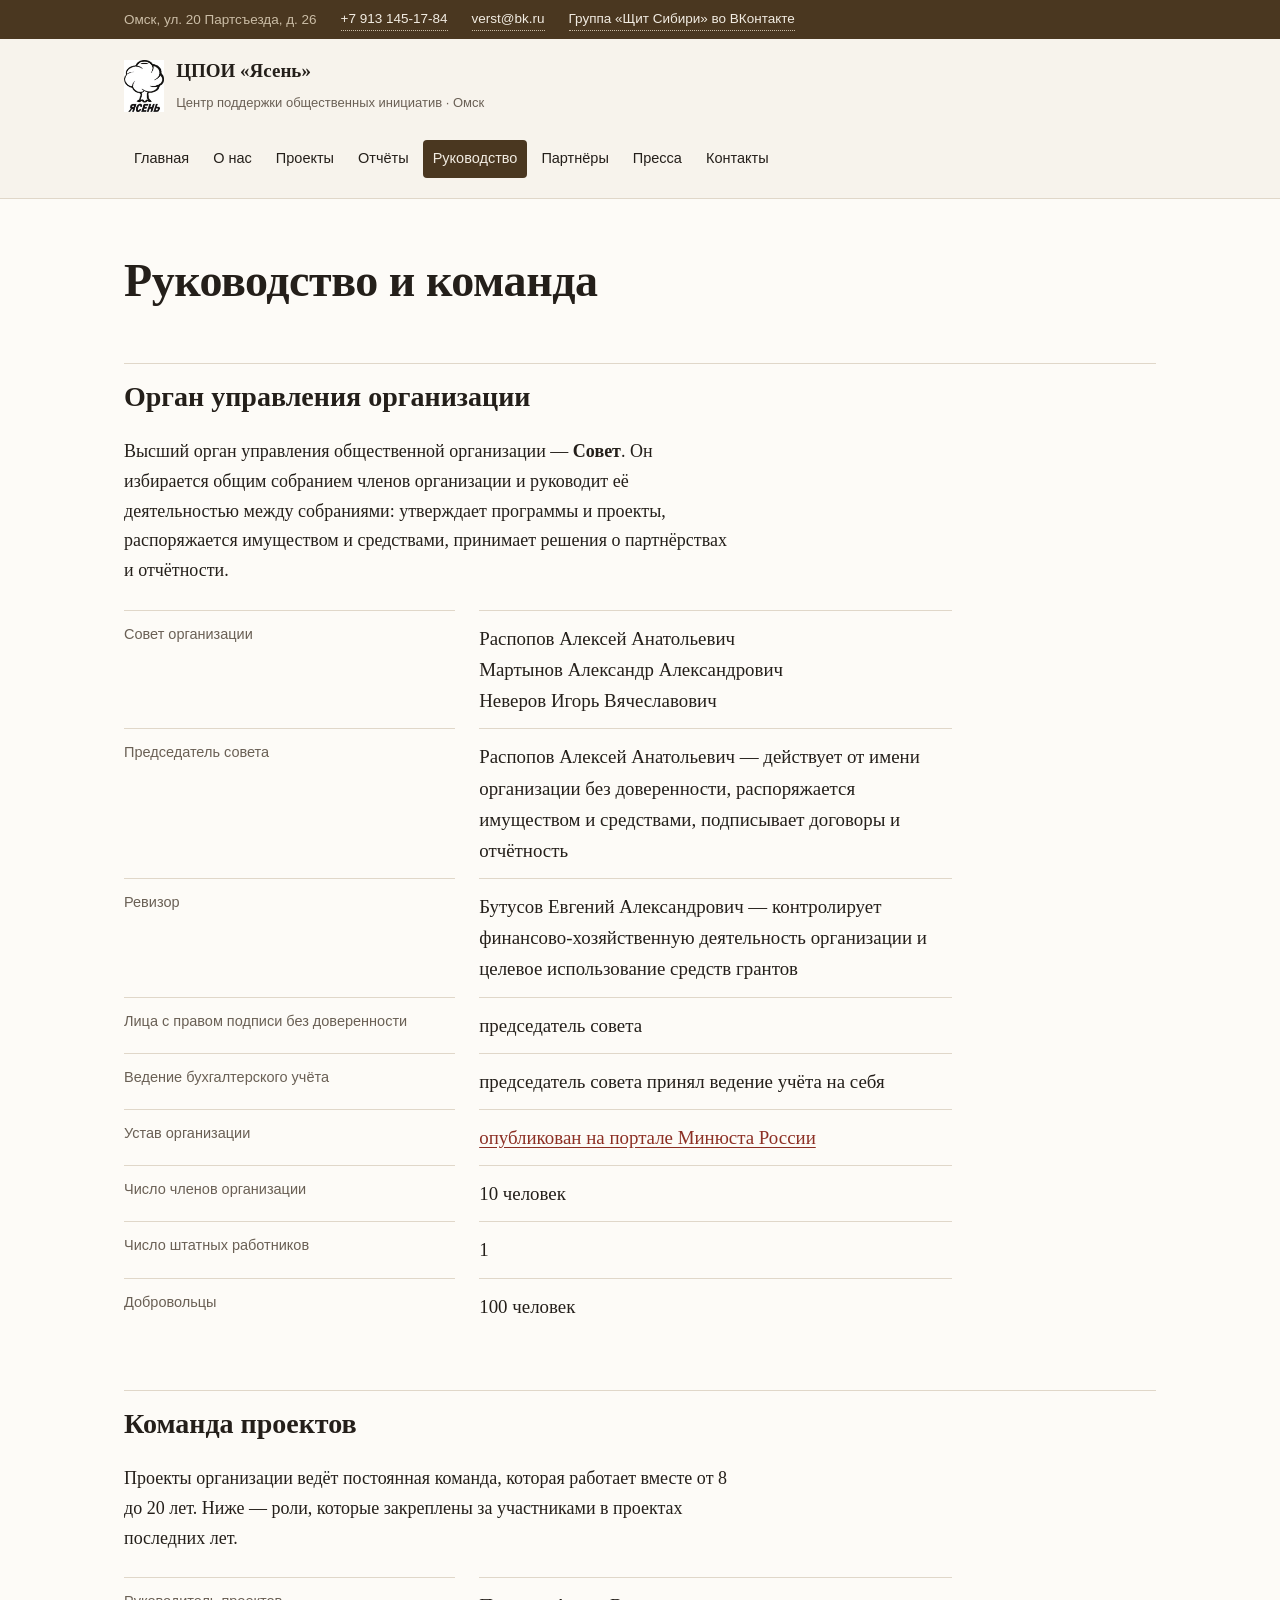
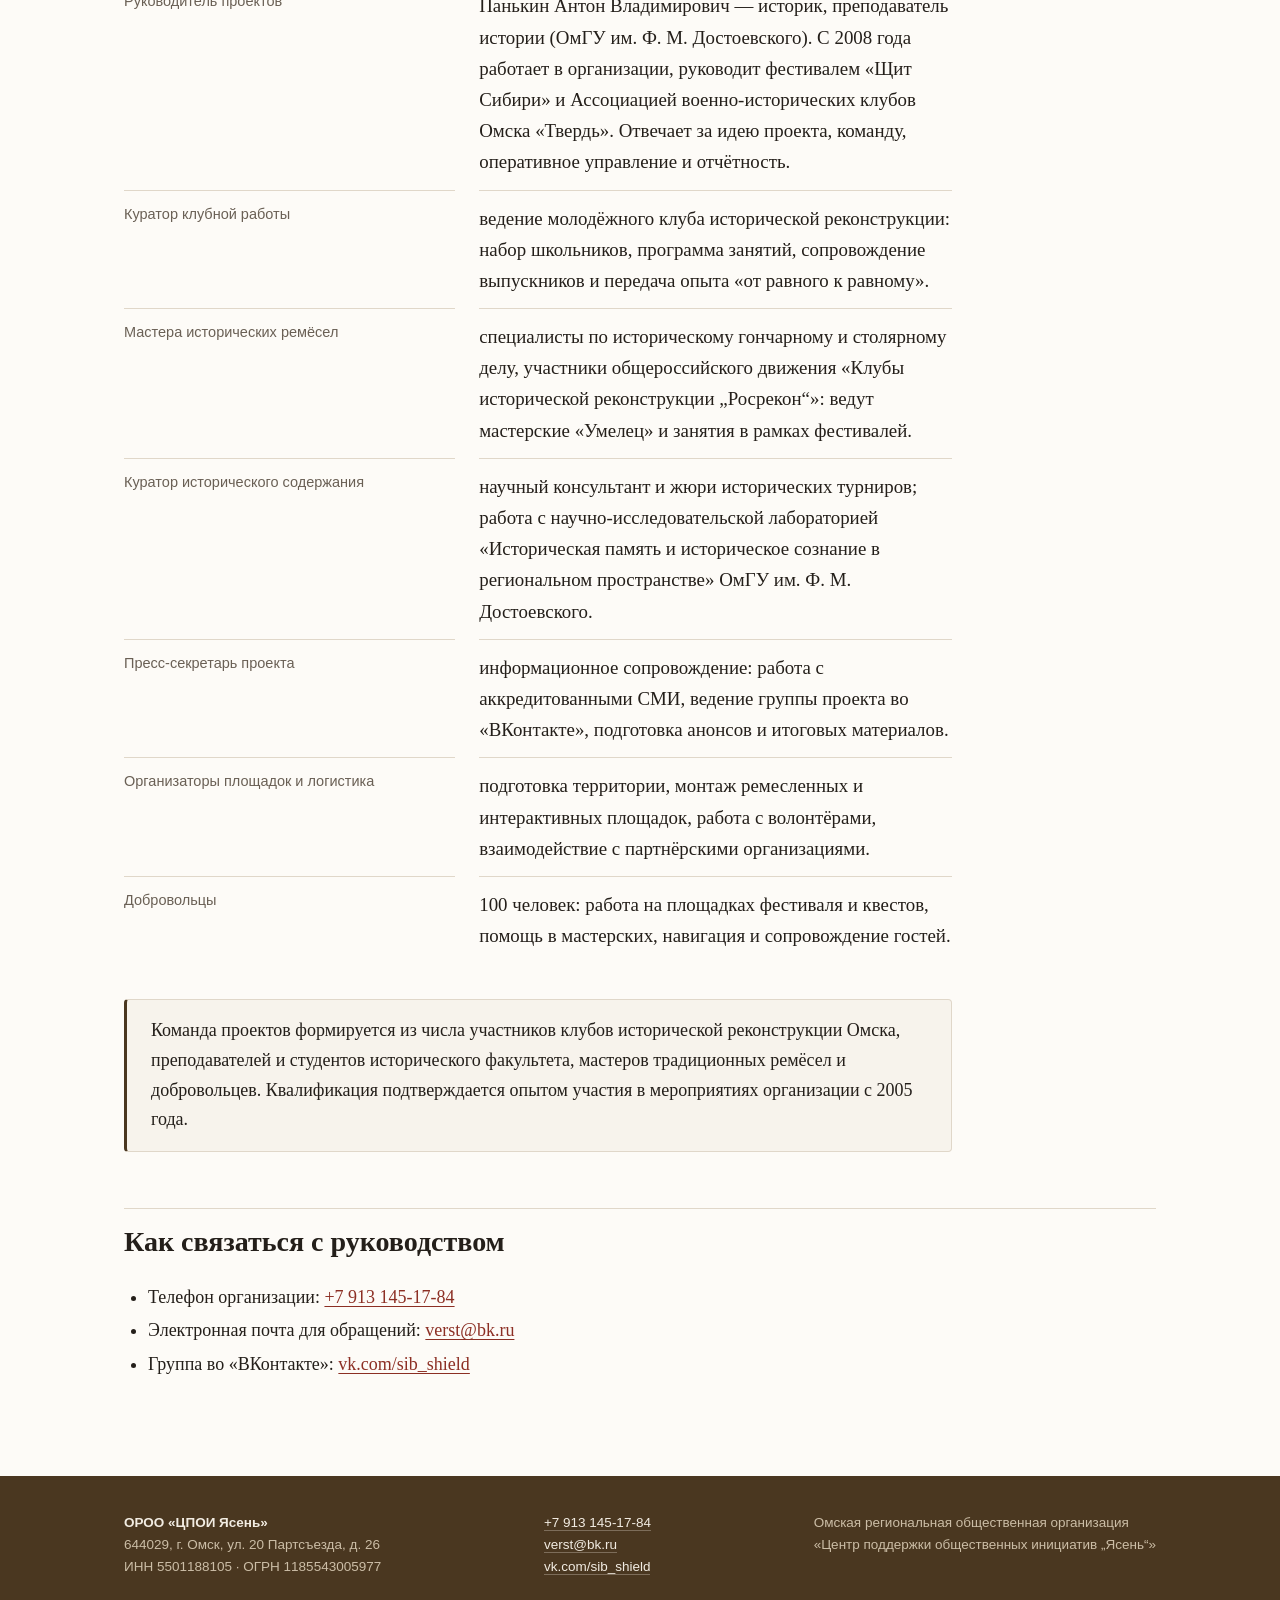
<file: upravlenie.html>
<!DOCTYPE html>
<html lang="ru">
<head>
<meta charset="utf-8">
<meta name="viewport" content="width=device-width, initial-scale=1">
<title>Руководство и команда — ОРОО «ЦПОИ Ясень»</title>
<meta name="description" content="Руководство и команда омской организации «ЦПОИ Ясень»: председатель совета, руководители проектов, мастера исторической реконструкции, добровольцы.">
<link rel="canonical" href="https://jasen55.ru/upravlenie.html">
<meta property="og:locale" content="ru_RU">
<meta property="og:site_name" content="ОРОО «ЦПОИ Ясень»">
<meta property="og:type" content="website">
<meta property="og:url" content="https://jasen55.ru/upravlenie.html">
<meta property="og:title" content="Руководство и команда — ОРОО «ЦПОИ Ясень»">
<meta property="og:description" content="Руководство и команда омской организации «ЦПОИ Ясень»: председатель совета, руководители проектов, мастера исторической реконструкции, добровольцы.">
<meta property="og:image" content="https://jasen55.ru/img/master.jpg">
<meta property="og:image:alt" content="Ремесленная мастерская «Умелец»">
<link rel="stylesheet" href="style.css">
</head>
<body>
<a class="skip" href="#content">Перейти к содержанию</a>

<div class="top">
  <div class="wrap">
    <span>Омск, ул. 20 Партсъезда, д. 26</span>
    <a href="tel:+79131451784">+7 913 145-17-84</a>
    <a href="mailto:verst@bk.ru">verst@bk.ru</a>
    <a href="https://vk.com/sib_shield">Группа «Щит Сибири» во ВКонтакте</a>
  </div>
</div>

<header class="site">
  <div class="wrap">
    <div class="brand">
      <img class="mark" src="img/logo.jpg" alt="Логотип ОРОО «ЦПОИ Ясень»" width="50" height="65">
      <div>
        <b>ЦПОИ «Ясень»</b>
        <span>Центр поддержки общественных инициатив · Омск</span>
      </div>
    </div>
    <nav class="main">
      <ul>
        <li><a href="index.html">Главная</a></li>
        <li><a href="o-nas.html">О нас</a></li>
        <li><a href="proekty.html">Проекты</a></li>
        <li><a href="otchety.html">Отчёты</a></li>
        <li><a href="upravlenie.html" aria-current="page">Руководство</a></li>
        <li><a href="partnery.html">Партнёры</a></li>
        <li><a href="pressa.html">Пресса</a></li>
        <li><a href="kontakty.html">Контакты</a></li>
      </ul>
    </nav>
  </div>
</header>

<main id="content">
  <div class="wrap">

    <h1>Руководство и команда</h1>

    <h2>Орган управления организации</h2>
    <p>Высший орган управления общественной организации — <b>Совет</b>. Он избирается общим собранием членов организации и руководит её деятельностью между собраниями: утверждает программы и проекты, распоряжается имуществом и средствами, принимает решения о партнёрствах и отчётности.</p>
    <dl class="facts">
      <dt>Совет организации</dt><dd>Распопов Алексей Анатольевич<br>Мартынов Александр Александрович<br>Неверов Игорь Вячеславович</dd>
      <dt>Председатель совета</dt><dd>Распопов Алексей Анатольевич — действует от имени организации без доверенности, распоряжается имуществом и средствами, подписывает договоры и отчётность</dd>
      <dt>Ревизор</dt><dd>Бутусов Евгений Александрович — контролирует финансово-хозяйственную деятельность организации и целевое использование средств грантов</dd>
      <dt>Лица с правом подписи без доверенности</dt><dd>председатель совета</dd>
      <dt>Ведение бухгалтерского учёта</dt><dd>председатель совета принял ведение учёта на себя</dd>
      <dt>Устав организации</dt><dd><a href="https://nco.minjust.gov.ru/api/public/charter/e16a83b0-a96d-4aed-a73a-731caeb3353c">опубликован на портале Минюста России</a></dd>
      <dt>Число членов организации</dt><dd>10 человек</dd>
      <dt>Число штатных работников</dt><dd>1</dd>
      <dt>Добровольцы</dt><dd>100 человек</dd>
    </dl>

    <h2>Команда проектов</h2>
    <p>Проекты организации ведёт постоянная команда, которая работает вместе от 8 до 20 лет. Ниже — роли, которые закреплены за участниками в проектах последних лет.</p>

    <dl class="facts">
      <dt>Руководитель проектов</dt><dd>Панькин Антон Владимирович — историк, преподаватель истории (ОмГУ им. Ф. М. Достоевского). С 2008 года работает в организации, руководит фестивалем «Щит Сибири» и Ассоциацией военно-исторических клубов Омска «Твердь». Отвечает за идею проекта, команду, оперативное управление и отчётность.</dd>
      <dt>Куратор клубной работы</dt><dd>ведение молодёжного клуба исторической реконструкции: набор школьников, программа занятий, сопровождение выпускников и передача опыта «от равного к равному».</dd>
      <dt>Мастера исторических ремёсел</dt><dd>специалисты по историческому гончарному и столярному делу, участники общероссийского движения «Клубы исторической реконструкции „Росрекон“»: ведут мастерские «Умелец» и занятия в рамках фестивалей.</dd>
      <dt>Куратор исторического содержания</dt><dd>научный консультант и жюри исторических турниров; работа с научно-исследовательской лабораторией «Историческая память и историческое сознание в региональном пространстве» ОмГУ им. Ф. М. Достоевского.</dd>
      <dt>Пресс-секретарь проекта</dt><dd>информационное сопровождение: работа с аккредитованными СМИ, ведение группы проекта во «ВКонтакте», подготовка анонсов и итоговых материалов.</dd>
      <dt>Организаторы площадок и логистика</dt><dd>подготовка территории, монтаж ремесленных и интерактивных площадок, работа с волонтёрами, взаимодействие с партнёрскими организациями.</dd>
      <dt>Добровольцы</dt><dd>100 человек: работа на площадках фестиваля и квестов, помощь в мастерских, навигация и сопровождение гостей.</dd>
    </dl>

    <div class="note">
      Команда проектов формируется из числа участников клубов исторической реконструкции Омска, преподавателей и студентов исторического факультета, мастеров традиционных ремёсел и добровольцев. Квалификация подтверждается опытом участия в мероприятиях организации с 2005 года.
    </div>

    <h2>Как связаться с руководством</h2>
    <ul>
      <li>Телефон организации: <a href="tel:+79131451784">+7 913 145-17-84</a></li>
      <li>Электронная почта для обращений: <a href="mailto:verst@bk.ru">verst@bk.ru</a></li>
      <li>Группа во «ВКонтакте»: <a href="https://vk.com/sib_shield">vk.com/sib_shield</a></li>
    </ul>

  </div>
</main>

<footer class="site">
  <div class="wrap">
    <div>
      <b>ОРОО «ЦПОИ Ясень»</b><br>
      644029, г. Омск, ул. 20 Партсъезда, д. 26<br>
      ИНН 5501188105 · ОГРН 1185543005977
    </div>
    <div>
      <a href="tel:+79131451784">+7 913 145-17-84</a><br>
      <a href="mailto:verst@bk.ru">verst@bk.ru</a><br>
      <a href="https://vk.com/sib_shield">vk.com/sib_shield</a>
    </div>
    <div class="small">
      Омская региональная общественная организация<br>
      «Центр поддержки общественных инициатив „Ясень“»
    </div>
  </div>
</footer>

</body>
</html>
</file>
<file: style.css>
/* ОРОО «ЦПОИ «Ясень» — jasen_2. Система: «полевой дневник».
   Без внешних библиотек, шрифтов и JavaScript. Токены названы по роли, не по цвету. */

:root {
  /* цвет — по роли */
  --color-text: #241f1a;
  --color-text-muted: #6a6055;
  --color-surface: #fdfbf7;
  --color-surface-alt: #f7f3ec;
  --color-line: #e0d7c9;
  --color-action: #4a3720;
  --color-action-hover: #3a2b19;
  --color-accent: #8c2f24;
  --color-focus: #8c2f24;
  --color-on-dark: #f2ece2;
  --color-on-dark-muted: #cbbda6;

  /* шкала отступов */
  --space-1: 4px;
  --space-2: 8px;
  --space-3: 12px;
  --space-4: 16px;
  --space-5: 24px;
  --space-6: 36px;
  --space-7: 56px;
  --space-8: 80px;

  /* прочее */
  --measure: 34em;            /* узкая колонка текста, около 68 знаков */
  --wide: 46em;               /* колонка для списков и колонки фактов */
  --wrap: 1080px;
  --radius: 4px;
  --hairline: 1px solid var(--color-line);
  --font-text: "PT Serif", Georgia, "Times New Roman", serif;
  --font-ui: "Segoe UI", Tahoma, sans-serif;
}

* { box-sizing: border-box; }

html { scroll-behavior: smooth; }

body {
  margin: 0;
  font-family: var(--font-text);
  font-size: clamp(16.5px, 0.45vw + 15px, 18px);
  line-height: 1.65;
  color: var(--color-text);
  background: var(--color-surface-alt);
  -webkit-text-size-adjust: 100%;
}

img { max-width: 100%; height: auto; display: block; }

a { color: var(--color-accent); text-underline-offset: 3px; }

h1, h2, h3 { color: var(--color-text); margin: 0; }
h1 { font-size: clamp(28px, 3.2vw + 16px, 46px); letter-spacing: -0.01em; line-height: 1.12; }
h2 { font-size: clamp(21px, 1.5vw + 15px, 28px); line-height: 1.2; }
h3 { font-size: clamp(18px, 0.8vw + 14px, 21px); line-height: 1.25; }

p { margin: 0 0 var(--space-4); }
ul, ol { margin: 0 0 var(--space-4); padding-left: var(--space-5); }
li { margin-bottom: var(--space-1); }

main p, main ul, main ol, .hero .lead { max-width: var(--measure); }

.wrap { max-width: var(--wrap); margin: 0 auto; padding: 0 var(--space-5); }

/* ── полоса контактов ─────────────────────────────────────────────── */
.top {
  background: var(--color-action);
  color: var(--color-on-dark-muted);
  font-family: var(--font-ui);
  font-size: 13.5px;
}
.top .wrap { display: flex; flex-wrap: wrap; align-items: center; gap: var(--space-1) var(--space-5); padding-top: var(--space-2); padding-bottom: var(--space-2); }
.top a { color: var(--color-on-dark); text-decoration: none; border-bottom: 1px dotted var(--color-on-dark-muted); }

/* ── шапка ────────────────────────────────────────────────────────── */
header.site { background: var(--color-surface-alt); border-bottom: var(--hairline); }
header.site .wrap {
  display: flex; align-items: center; justify-content: space-between;
  gap: var(--space-5); flex-wrap: wrap;
  padding-top: var(--space-4); padding-bottom: var(--space-4);
}
.brand { display: flex; align-items: center; gap: var(--space-3); }
.brand .mark { height: 52px; width: auto; flex: 0 0 auto; }
.brand b { display: block; font-size: 19px; }
.brand span { font-family: var(--font-ui); font-size: 13px; color: var(--color-text-muted); }

nav.main { font-family: var(--font-ui); }
nav.main ul { list-style: none; display: flex; flex-wrap: wrap; gap: var(--space-1); margin: 0; padding: 0; }
nav.main a {
  display: block; padding: 7px 10px; border-radius: var(--radius);
  font-size: 14.5px; color: var(--color-text); text-decoration: none;
}
nav.main a:hover { background: #ece4d7; }
nav.main a[aria-current="page"] { background: var(--color-action); color: var(--color-on-dark); }

/* ── первый экран ─────────────────────────────────────────────────── */
.hero { background: var(--color-surface); border-bottom: var(--hairline); }
.hero .wrap {
  display: grid; gap: var(--space-6);
  padding-top: var(--space-7); padding-bottom: var(--space-7);
}
.hero .lead { font-size: clamp(17.5px, 0.7vw + 15px, 20.5px); color: #3b332a; }
@media (min-width: 860px) {
  .hero .wrap { grid-template-columns: minmax(0, 1.05fr) minmax(0, 0.95fr); align-items: center; gap: var(--space-8); }
}
.hero-actions { display: flex; flex-wrap: wrap; gap: var(--space-3); margin: var(--space-5) 0 var(--space-4); }
.hero-links { font-family: var(--font-ui); font-size: 14.5px; margin: 0; }

/* ── содержимое ───────────────────────────────────────────────────── */
main { background: var(--color-surface); }
main .wrap { padding-top: var(--space-7); padding-bottom: var(--space-8); }
main h2 { border-top: var(--hairline); padding-top: var(--space-4); margin: var(--space-7) 0 var(--space-5); }
main h2:first-child { margin-top: 0; }

/* ── снимок-вклейка с этикеткой: выразительный приём системы ──────── */
.fig { margin: 0; }
.fig img { border-radius: var(--radius); }
.fig figcaption {
  margin-top: var(--space-2); padding-top: var(--space-2);
  border-top: var(--hairline);
  font-family: var(--font-ui); font-size: 13.5px; color: var(--color-text-muted);
}
.strip { display: grid; gap: var(--space-5); margin: var(--space-6) 0 0; }
@media (min-width: 700px) { .strip { grid-template-columns: 1fr 1fr; gap: var(--space-6); } }
.strip-one { max-width: 360px; }
@media (min-width: 700px) { .strip-one { grid-template-columns: minmax(0, 1fr); } }
@media (min-width: 1000px) { .strip-four { grid-template-columns: repeat(4, minmax(0, 1fr)); } }

/* ── направления работы: плотный список, а не карточки ────────────── */
.entries { display: grid; gap: 0; }
@media (min-width: 760px) { .entries { grid-template-columns: 1fr 1fr; column-gap: var(--space-7); } }
.entry { padding: var(--space-4) 0 var(--space-5); border-top: var(--hairline); }
.entry h3 { margin-bottom: var(--space-2); }
.entry p { margin: 0; }

/* ── колонка фактов: список определений, а не таблица ─────────────── */
.facts { margin: var(--space-5) 0 0; max-width: var(--wide); }
.facts dt {
  padding: var(--space-3) 0 var(--space-1); border-top: var(--hairline);
  font-family: var(--font-ui); font-size: 14.5px; color: var(--color-text-muted);
}
.facts dd {
  margin: 0; padding: 0 0 var(--space-3);
  font-variant-numeric: tabular-nums; font-size: 1.05em;
}
@media (min-width: 700px) {
  .facts { display: grid; grid-template-columns: minmax(210px, 40%) 1fr; column-gap: var(--space-5); }
  .facts dt, .facts dd { padding: var(--space-3) 0; }
  .facts dd { border-top: var(--hairline); }
}

/* ── проекты ──────────────────────────────────────────────────────── */
.project { padding-top: var(--space-5); margin-top: var(--space-5); border-top: var(--hairline); }
.project h3 { margin-bottom: var(--space-1); max-width: 30em; }
.project .meta {
  font-family: var(--font-ui); font-size: 13.5px; color: var(--color-text-muted);
  margin-bottom: var(--space-3);
}
.project p { margin-bottom: 0; }

/* ── списки ссылок ────────────────────────────────────────────────── */
.links { list-style: none; padding: 0; margin: var(--space-5) 0 0; max-width: var(--wide); }
.links li { padding: var(--space-4) 0; border-top: var(--hairline); }
.links li:last-child { border-bottom: var(--hairline); }
.links a { text-decoration-thickness: 1px; }
.links .src {
  display: block; margin-top: var(--space-1);
  font-family: var(--font-ui); font-size: 13.5px; color: var(--color-text-muted);
}

/* ── галерея на «Проектах» ────────────────────────────────────────── */
.gallery { display: grid; gap: var(--space-5); margin: var(--space-5) 0 0; }
@media (min-width: 700px) { .gallery { grid-template-columns: 1fr 1fr; } }
@media (min-width: 1000px) { .gallery { grid-template-columns: repeat(3, 1fr); } }
.gallery figure { margin: 0; }
.gallery img { border-radius: var(--radius); }
.gallery figcaption {
  margin-top: var(--space-2); padding-top: var(--space-2); border-top: var(--hairline);
  font-family: var(--font-ui); font-size: 13.5px; color: var(--color-text-muted);
}

/* ── выделение ────────────────────────────────────────────────────── */
.note {
  max-width: var(--wide); margin: var(--space-6) 0 0;
  padding: var(--space-4) var(--space-5);
  background: var(--color-surface-alt);
  border: var(--hairline); border-left: 3px solid var(--color-action);
  border-radius: var(--radius);
}
.note p:last-child { margin-bottom: 0; }

/* ── подвал ───────────────────────────────────────────────────────── */
footer.site {
  background: var(--color-action); color: var(--color-on-dark-muted);
  font-family: var(--font-ui); font-size: 13.5px;
}
footer.site .wrap {
  display: flex; flex-wrap: wrap; gap: var(--space-6); justify-content: space-between;
  padding-top: var(--space-6); padding-bottom: var(--space-6);
}
footer.site b { color: var(--color-on-dark); }
footer.site a { color: var(--color-on-dark); text-decoration: none; border-bottom: 1px solid rgba(242,236,226,.3); }

/* ── доступность ──────────────────────────────────────────────────── */
.skip {
  position: absolute; left: -9999px; top: 0; z-index: 20;
  background: var(--color-surface); color: var(--color-text);
  padding: var(--space-3) var(--space-4); font-family: var(--font-ui);
}
.skip:focus { left: var(--space-2); top: var(--space-2); }

:focus-visible { outline: 3px solid var(--color-focus); outline-offset: 2px; }
.top :focus-visible, footer.site :focus-visible { outline-color: var(--color-on-dark); }
nav.main a:focus-visible { outline-offset: 0; }

/* ── кнопка ───────────────────────────────────────────────────────── */
.btn {
  display: inline-block; padding: 12px 20px; border-radius: var(--radius);
  background: var(--color-action); color: var(--color-on-dark);
  text-decoration: none; font-family: var(--font-ui); font-size: 15.5px; font-weight: 600;
}
.btn:hover { background: var(--color-action-hover); }
.btn-quiet { background: transparent; color: var(--color-action); border: 1px solid var(--color-line); }
.btn-quiet:hover { background: #ece4d7; border-color: var(--color-text-muted); }

/* ── узкий экран ──────────────────────────────────────────────────── */
@media (max-width: 700px) {
  .brand .mark { height: 44px; }
  nav.main a { padding: 6px 8px; font-size: 14px; }
  .facts dt { padding-bottom: 2px; }
  .facts dd { padding-top: 0; }
}

/* ── движение — только если пользователь его не отключил ──────────── */
@media (prefers-reduced-motion: reduce) {
  html { scroll-behavior: auto; }
  *, *::before, *::after { animation-duration: .001ms !important; transition-duration: .001ms !important; }
}
</file>
